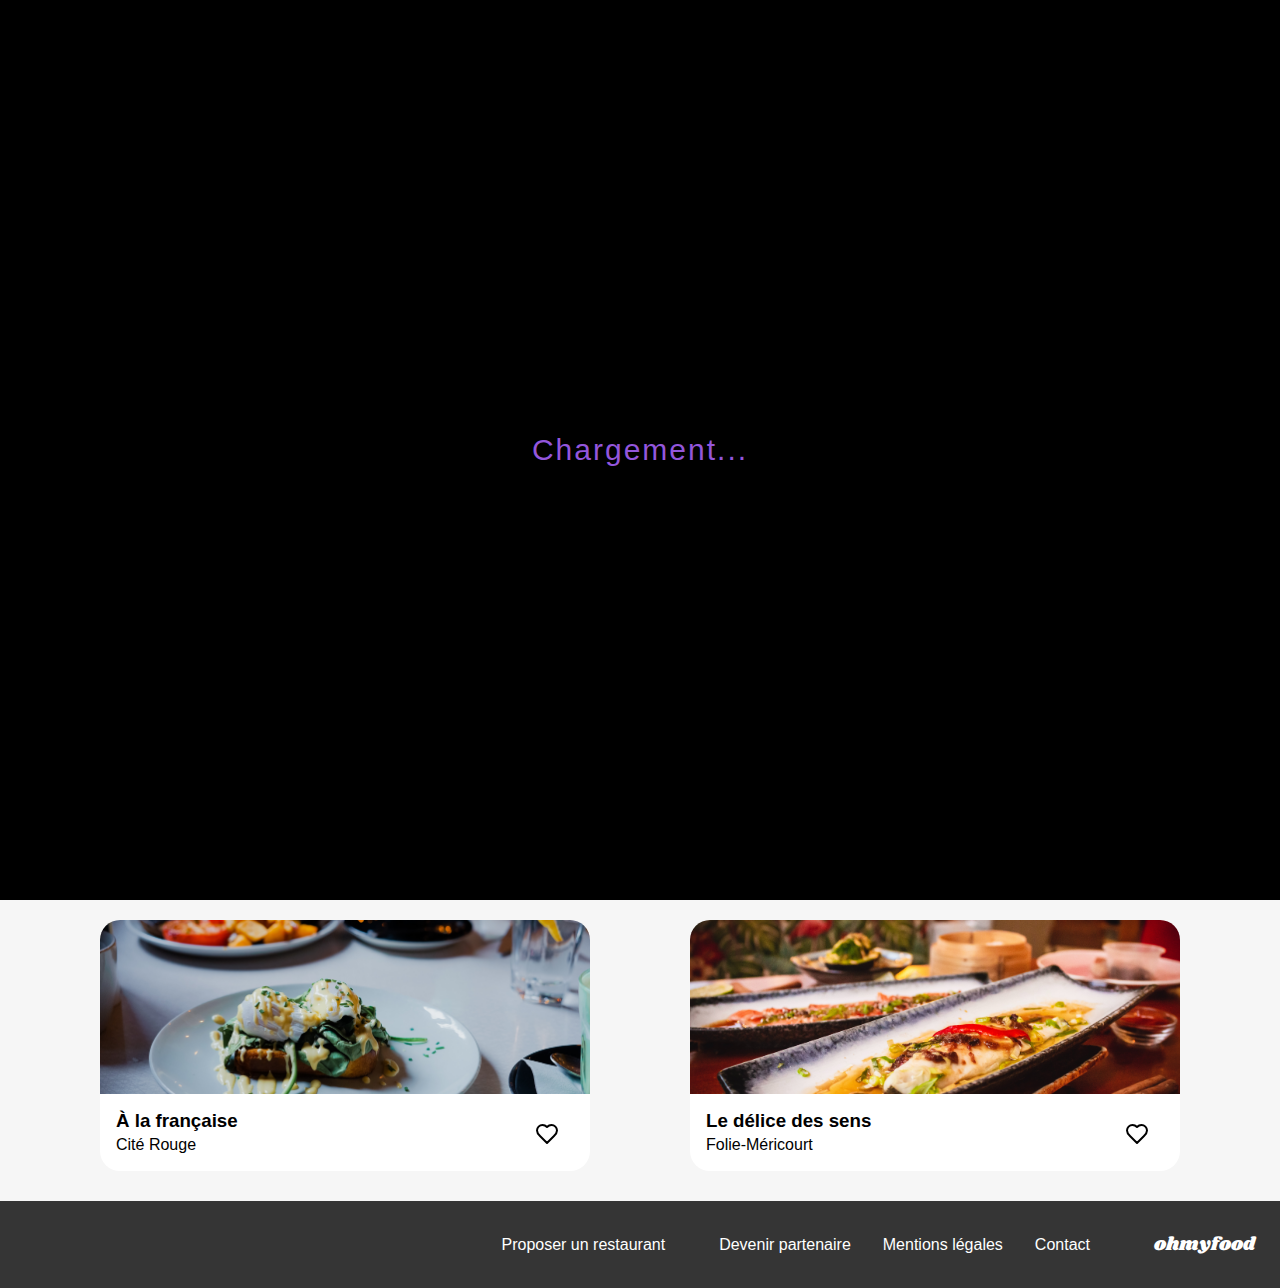
<file: index.html>
<!DOCTYPE html>
<html lang="fr">
    <head>
        <meta charset="UTF-8" />
        <meta name="viewport" content="width=device-width, initial-scale=1.0" />

        <link rel="preconnect" href="https://fonts.googleapis.com" />
        <link rel="preconnect" href="https://fonts.gstatic.com" crossorigin />
        <link href="https://fonts.googleapis.com/css2?family=Shrikhand&display=swap" rel="stylesheet" />
        <link
            rel="stylesheet"
            href="https://cdnjs.cloudflare.com/ajax/libs/font-awesome/6.2.1/css/all.min.css"
            integrity="sha512-MV7K8+y+gLIBoVD59lQIYicR65iaqukzvf/nwasF0nqhPay5w/9lJmVM2hMDcnK1OnMGCdVK+iQrJ7lzPJQd1w=="
            crossorigin="anonymous"
            referrerpolicy="no-referrer"
        />
        <title>Oh My Food</title>
        <link rel="stylesheet" href="./css-sass/style.css" />
    </head>
    <body>
        <!-- LOADER -->
        <div class="loader">
            <p>Chargement...</p>
        </div>

        <!-- HEADER -->
        <header>
            <h1 class="police-resto-title">ohmyfood</h1>
        </header>

        <main>
            <!-- LOCALISATION -->
            <section class="localisation">
                <div class="loc-lieu">
                    <i class="fa-solid fa-location-dot"></i>
                    <p>Paris, Belleville</p>
                </div>
                <div class="loc-texte">
                    <h2>Réservez le menu qui vous convient</h2>
                    <p>Découvrez des restaurants d'exception, sélectionnés par nos soins.</p>
                </div>
                    <a class="btn" href="#restaurant">Explorer nos restaurants</a>
            </section>

            <!-- FONCTIONNEMENT -->
            <section class="fonctionnement">
                <h2>Fonctionnement</h2>
                <div class="fonctionnement-block">
                    <article class="block">
                        <p>1</p>
                        <div class="block-content">
                            <i class="fa-solid fa-mobile-screen-button"></i>
                            <h5>Choisissez un restaurant</h5>
                        </div>
                    </article>
                    <article class="block">
                        <p>2</p>
                        <div class="block-content">
                            <i class="fa-solid fa-list-ul"></i>
                            <h5>Composez votre menu</h5>
                        </div>
                    </article>
                    <article class="block">
                        <p>3</p>
                        <div class="block-content">
                            <i class="fa-solid fa-store"></i>
                            <h5>Dégustez au restaurant</h5>
                        </div>
                    </article>
                </div>
            </section>

            <!-- RESTAURANTS -->
            <section class="restaurants" id="restaurant">
                <h2 class="restaurants-title">Restaurants</h2>
                <div class="restaurants-card">
                    <article class="card">
                        <a class="lien" href="./menu/la-palette-du-gout.html"></a>
                        <p class="nouveau">Nouveau</p>
                        <img src="images/restaurants/jay-wennington-N_Y88TWmGwA-unsplash.jpg" alt="palette du goût" />
                        <div class="card-content">
                            <div class="card-texte">
                                <h3>La palette du goût</h3>
                                <p>Ménilmontant</p>
                            </div>
                            <input type="checkbox" id="svgCheckbox1" class="hidden-checkbox" />
                            <label for="svgCheckbox1">
                                <svg
                                    xmlns="http://www.w3.org/2000/svg"
                                    width="24"
                                    height="24"
                                    viewBox="0 0 24 24"
                                    fill="none"
                                    stroke="currentColor"
                                    stroke-width="2"
                                    stroke-linecap="round"
                                    stroke-linejoin="round"
                                    class="lucide-heart coeur0"
                                >
                                    <path
                                        d="M19 14c1.49-1.46 3-3.21 3-5.5A5.5 5.5 0 0 0 16.5 3c-1.76 0-3 .5-4.5 2-1.5-1.5-2.74-2-4.5-2A5.5 5.5 0 0 0 2 8.5c0 2.3 1.5 4.05 3 5.5l7 7Z"
                                    />
                                    <defs>
                                        <linearGradient id="gradient1" x1="0%" y1="0%" x2="100%" y2="100%">
                                            <stop offset="0%" class="stop1" />
                                            <stop offset="100%" class="stop2" />
                                        </linearGradient>
                                    </defs>
                                </svg>
                                <svg
                                    xmlns="http://www.w3.org/2000/svg"
                                    width="24"
                                    height="24"
                                    viewBox="0 0 24 24"
                                    fill="none"
                                    stroke="currentColor"
                                    stroke-width="2"
                                    stroke-linecap="round"
                                    stroke-linejoin="round"
                                    class=" lucide-heart coeur1"
                                >
                                    <path
                                        d="M19 14c1.49-1.46 3-3.21 3-5.5A5.5 5.5 0 0 0 16.5 3c-1.76 0-3 .5-4.5 2-1.5-1.5-2.74-2-4.5-2A5.5 5.5 0 0 0 2 8.5c0 2.3 1.5 4.05 3 5.5l7 7Z"
                                    />
                                </svg>
                            </label>
                        </div>
                    </article>
                    <article class="card">
                        <a class="lien" href="./menu/note-echantee.html"></a>
                        <p class="nouveau">Nouveau</p>
                        <img src="images/restaurants/stil-u2Lp8tXIcjw-unsplash.jpg" alt="palette du goût" />
                        <div class="card-content">
                            <div class="card-texte">
                                <h3>La note enchantée</h3>
                                <p>Charonne</p>
                            </div>
                            <input type="checkbox" id="svgCheckbox2" class="hidden-checkbox" />
                            <label for="svgCheckbox2">
                                <svg
                                    xmlns="http://www.w3.org/2000/svg"
                                    width="24"
                                    height="24"
                                    viewBox="0 0 24 24"
                                    fill="none"
                                    stroke="currentColor"
                                    stroke-width="2"
                                    stroke-linecap="round"
                                    stroke-linejoin="round"
                                    class="lucide-heart coeur0"
                                >
                                    <path
                                        d="M19 14c1.49-1.46 3-3.21 3-5.5A5.5 5.5 0 0 0 16.5 3c-1.76 0-3 .5-4.5 2-1.5-1.5-2.74-2-4.5-2A5.5 5.5 0 0 0 2 8.5c0 2.3 1.5 4.05 3 5.5l7 7Z"
                                    />
                                    <defs>
                                        <linearGradient id="gradient2" x1="0%" y1="0%" x2="100%" y2="100%">
                                            <stop offset="0%" class="stop1" />
                                            <stop offset="100%" class="stop2" />
                                        </linearGradient>
                                    </defs>
                                </svg>
                                <svg
                                    xmlns="http://www.w3.org/2000/svg"
                                    width="24"
                                    height="24"
                                    viewBox="0 0 24 24"
                                    fill="none"
                                    stroke="currentColor"
                                    stroke-width="2"
                                    stroke-linecap="round"
                                    stroke-linejoin="round"
                                    class="lucide-heart coeur1"
                                >
                                    <path
                                        d="M19 14c1.49-1.46 3-3.21 3-5.5A5.5 5.5 0 0 0 16.5 3c-1.76 0-3 .5-4.5 2-1.5-1.5-2.74-2-4.5-2A5.5 5.5 0 0 0 2 8.5c0 2.3 1.5 4.05 3 5.5l7 7Z"
                                    />
                                </svg>
                            </label>
                        </div>
                    </article>
                    <article class="card">
                        <a class="lien" href="./menu/a-la-francaise.html"></a>
                        <img src="images/restaurants/toa-heftiba-DQKerTsQwi0-unsplash.jpg" alt="palette du goût" />
                        <div class="card-content">
                            <div class="card-texte">
                                <h3>À la française</h3>
                                <p>Cité Rouge</p>
                            </div>
                            <input type="checkbox" id="svgCheckbox3" class="hidden-checkbox" />
                            <label for="svgCheckbox3">
                                <svg
                                    xmlns="http://www.w3.org/2000/svg"
                                    width="24"
                                    height="24"
                                    viewBox="0 0 24 24"
                                    fill="none"
                                    stroke="currentColor"
                                    stroke-width="2"
                                    stroke-linecap="round"
                                    stroke-linejoin="round"
                                    class="lucide-heart coeur0"
                                >
                                    <path
                                        d="M19 14c1.49-1.46 3-3.21 3-5.5A5.5 5.5 0 0 0 16.5 3c-1.76 0-3 .5-4.5 2-1.5-1.5-2.74-2-4.5-2A5.5 5.5 0 0 0 2 8.5c0 2.3 1.5 4.05 3 5.5l7 7Z"
                                    />
                                    <defs>
                                        <linearGradient id="gradient3" x1="0%" y1="0%" x2="100%" y2="100%">
                                            <stop offset="0%" class="stop1" />
                                            <stop offset="100%" class="stop2" />
                                        </linearGradient>
                                    </defs>
                                </svg>
                                <svg
                                    xmlns="http://www.w3.org/2000/svg"
                                    width="24"
                                    height="24"
                                    viewBox="0 0 24 24"
                                    fill="none"
                                    stroke="currentColor"
                                    stroke-width="2"
                                    stroke-linecap="round"
                                    stroke-linejoin="round"
                                    class="lucide-heart coeur1"
                                >
                                    <path
                                        d="M19 14c1.49-1.46 3-3.21 3-5.5A5.5 5.5 0 0 0 16.5 3c-1.76 0-3 .5-4.5 2-1.5-1.5-2.74-2-4.5-2A5.5 5.5 0 0 0 2 8.5c0 2.3 1.5 4.05 3 5.5l7 7Z"
                                    />
                                </svg>
                            </label>
                        </div>
                    </article>
                    <article class="card">
                        <a class="lien" href="./menu/delice-des-sens.html"></a>
                        <img src="images/restaurants/louis-hansel-shotsoflouis-qNBGVyOCY8Q-unsplash.jpg" alt="palette du goût" />
                        <div class="card-content">
                            <div class="card-texte">
                                <h3>Le délice des sens</h3>
                                <p>Folie-Méricourt</p>
                            </div>
                            <input type="checkbox" id="svgCheckbox4" class="hidden-checkbox" />
                            <label for="svgCheckbox4">
                                <svg
                                    xmlns="http://www.w3.org/2000/svg"
                                    width="24"
                                    height="24"
                                    viewBox="0 0 24 24"
                                    fill="none"
                                    stroke="currentColor"
                                    stroke-width="2"
                                    stroke-linecap="round"
                                    stroke-linejoin="round"
                                    class="lucide-heart coeur0"
                                >
                                    <path
                                        d="M19 14c1.49-1.46 3-3.21 3-5.5A5.5 5.5 0 0 0 16.5 3c-1.76 0-3 .5-4.5 2-1.5-1.5-2.74-2-4.5-2A5.5 5.5 0 0 0 2 8.5c0 2.3 1.5 4.05 3 5.5l7 7Z"
                                    />
                                    <defs>
                                        <linearGradient id="gradient" x1="0%" y1="0%" x2="100%" y2="100%">
                                            <stop offset="0%" class="stop1" />
                                            <stop offset="100%" class="stop2" />
                                        </linearGradient>
                                    </defs>
                                </svg>
                                <svg
                                    xmlns="http://www.w3.org/2000/svg"
                                    width="24"
                                    height="24"
                                    viewBox="0 0 24 24"
                                    fill="none"
                                    stroke="currentColor"
                                    stroke-width="2"
                                    stroke-linecap="round"
                                    stroke-linejoin="round"
                                    class="lucide-heart coeur1"
                                >
                                    <path
                                        d="M19 14c1.49-1.46 3-3.21 3-5.5A5.5 5.5 0 0 0 16.5 3c-1.76 0-3 .5-4.5 2-1.5-1.5-2.74-2-4.5-2A5.5 5.5 0 0 0 2 8.5c0 2.3 1.5 4.05 3 5.5l7 7Z"
                                    />
                                </svg>
                            </label>
                        </div>
                    </article>
                </div>
            </section>
        </main>

        <!-- FOOTER -->
        <footer>
            <h3 class="police-resto-title">ohmyfood</h3>
            <div class="footer-link">
                <div class="footer-list">
                    <i class="fa-solid fa-utensils"></i>
                    <a href="#">Proposer un restaurant</a>
                </div>
                <div class="footer-list">
                    <i class="fa-solid fa-handshake-angle"></i>
                    <a href="#">Devenir partenaire</a>
                </div>
                <div class="footer-list">
                    <a href="#">Mentions légales</a>
                </div>
                <div class="footer-list">
                    <a href="mailto:contact@ohmyfood.com">Contact</a>
                </div>
            </div>
        </footer>
    </body>
</html>
</file>
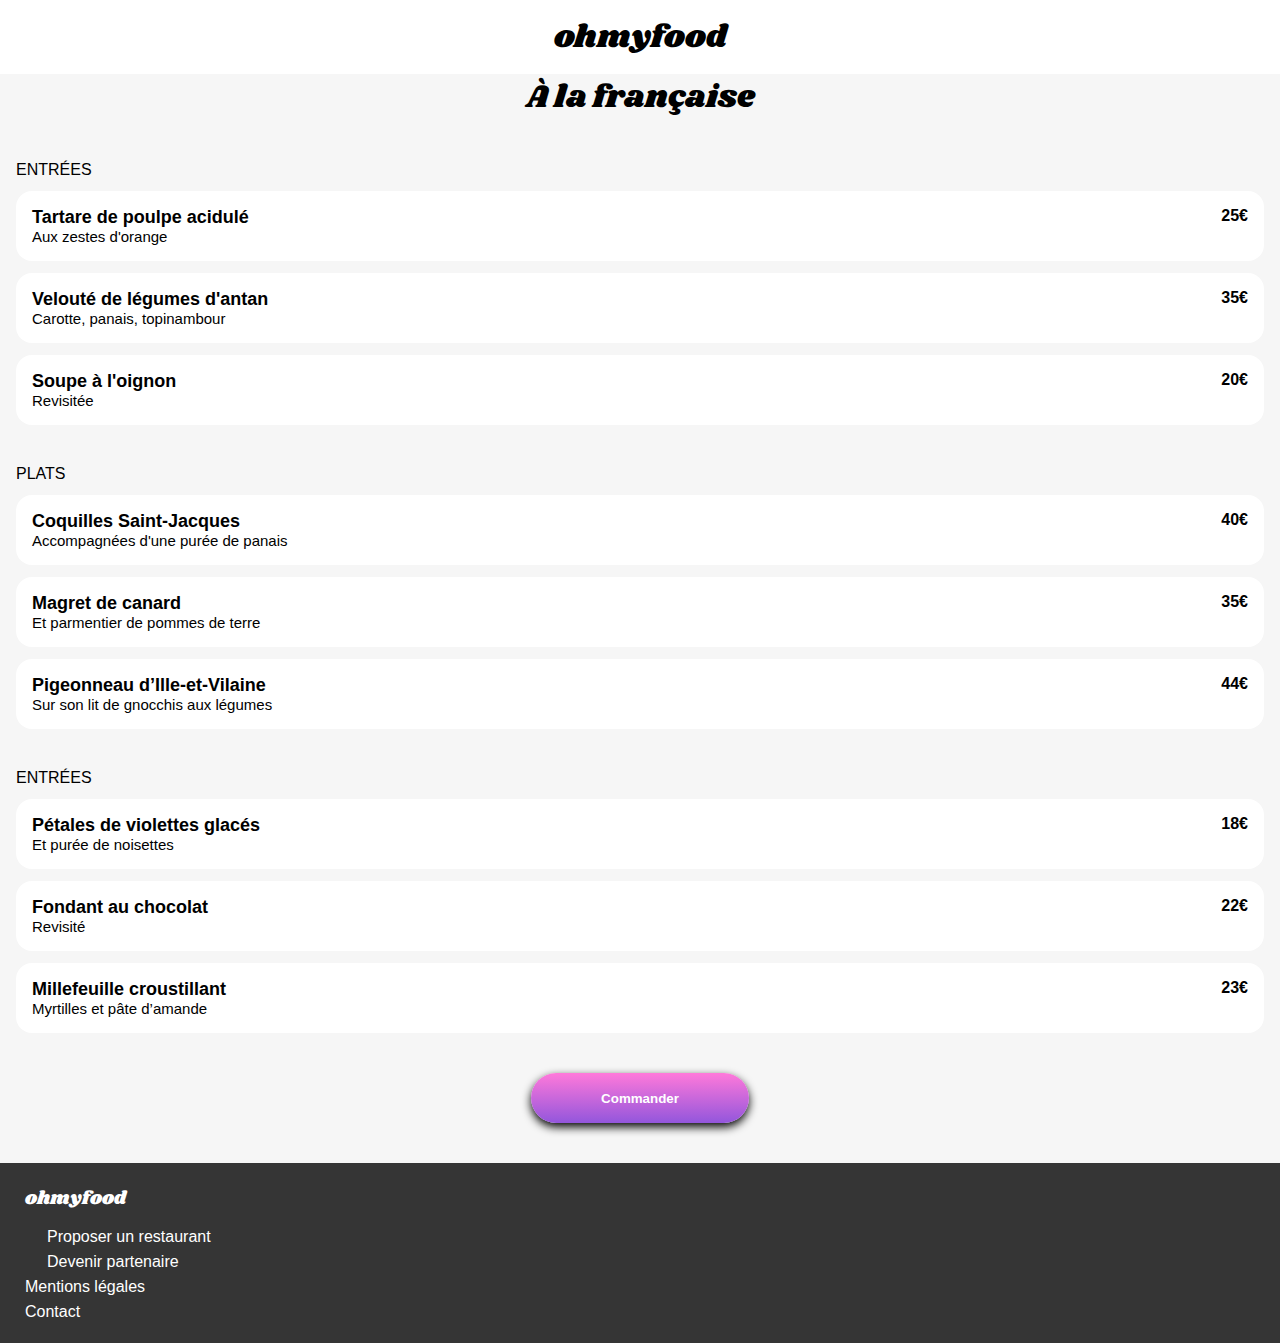
<file: menu/a la française.html>
<!DOCTYPE html>
<html lang="fr">
<head>
    <meta charset="UTF-8">
    <meta name="viewport" content="width=device-width, initial-scale=1.0">
    <link rel="preconnect" href="https://fonts.googleapis.com">
    <link rel="preconnect" href="https://fonts.gstatic.com" crossorigin>
    <link href="https://fonts.googleapis.com/css2?family=Shrikhand&display=swap" rel="stylesheet">
    <link
            rel="stylesheet"
            href="https://cdnjs.cloudflare.com/ajax/libs/font-awesome/6.2.1/css/all.min.css"
            integrity="sha512-MV7K8+y+gLIBoVD59lQIYicR65iaqukzvf/nwasF0nqhPay5w/9lJmVM2hMDcnK1OnMGCdVK+iQrJ7lzPJQd1w=="
            crossorigin="anonymous"
            referrerpolicy="no-referrer"
        />
    <title>Menu - À la française</title>
    <link rel="stylesheet" href="../css/style.css">
    <link rel="stylesheet" href="../css/stylemenu.css">
</head>
<body>

    <!-- HEADER -->
    <header>
        <a href="../index.html"><i class="fa-solid fa-arrow-left"></i></a>
        <h1 class="police-resto-title">ohmyfood</h1>
    </header>
    
    <main>

        <!-- MENU  -->
        <section class="menu">
            <h1 class="police-resto-title">À la française</h1>
            <article>
                <p>ENTRÉES</p>
                <div class="menu-card">
                    <div class="menu-text">
                        <h3>Tartare de poulpe acidulé</h3>
                        <p>Aux zestes d'orange</p>
                    </div>
                    <div class="menu-prix"><h4>25€</h4></div>
                </div>
                <div class="menu-card">
                    <div class="menu-text">
                        <h3>Velouté de légumes d'antan</h3>
                        <p>Carotte, panais, topinambour</p>
                    </div>
                    <div class="menu-prix"><h4>35€</h4></div>
                </div>
                <div class="menu-card">
                    <div class="menu-text">
                        <h3>Soupe à l'oignon</h3>
                        <p>Revisitée</p>
                    </div>
                    <div class="menu-prix"><h4>20€</h4></div>
                </div>
            </article>
            <article>
                <p>PLATS</p>
                <div class="menu-card">
                    <div class="menu-text">
                        <h3>Coquilles Saint-Jacques</h3>
                        <p>Accompagnées d'une purée de panais</p>
                    </div>
                    <div class="menu-prix"><h4>40€</h4></div>
                </div>
                <div class="menu-card">
                    <div class="menu-text">
                        <h3>Magret de canard</h3>
                        <p>Et parmentier de pommes de terre</p>
                    </div>
                    <div class="menu-prix"><h4>35€</h4></div>
                </div>
                <div class="menu-card">
                    <div class="menu-text">
                        <h3>Pigeonneau d’Ille-et-Vilaine</h3>
                        <p>Sur son lit de gnocchis aux légumes</p>
                    </div>
                    <div class="menu-prix"><h4>44€</h4></div>
                </div>
            </article>
            <article>
                <p>ENTRÉES</p>
                <div class="menu-card">
                    <div class="menu-text">
                        <h3>Pétales de violettes glacés</h3>
                        <p>Et purée de noisettes</p>
                    </div>
                    <div class="menu-prix"><h4>18€</h4></div>
                </div>
                <div class="menu-card">
                    <div class="menu-text">
                        <h3>Fondant au chocolat</h3>
                        <p>Revisité</p>
                    </div>
                    <div class="menu-prix"><h4>22€</h4></div>
                </div>
                <div class="menu-card">
                    <div class="menu-text">
                        <h3>Millefeuille croustillant</h3>
                        <p>Myrtilles et pâte d’amande</p>
                    </div>
                    <div class="menu-prix"><h4>23€</h4></div>
                </div>
            </article>
            <div>
                <button class="btn"><h4>Commander</h4></button>
            </div>
        </section>

        


    </main>

    <!-- FOOTER -->
    <footer>
        <h3 class="police-resto-title">ohmyfood</h3>
        <div class="footer-link">
            <div class="footer-list">
                <i class="fa-solid fa-utensils"></i> 
                <a href="#">Proposer un restaurant</a>
            </div>
            <div class="footer-list">
                <i class="fa-solid fa-handshake-angle"></i> 
                <a href="#">Devenir partenaire</a>
            </div>
            <div class="footer-list">
                <a href="#">Mentions légales</a>
            </div>
            <div class="footer-list">
                <a href="#">Contact</a>
            </div>
        </div>
    </footer>
</body>
</html>
</file>
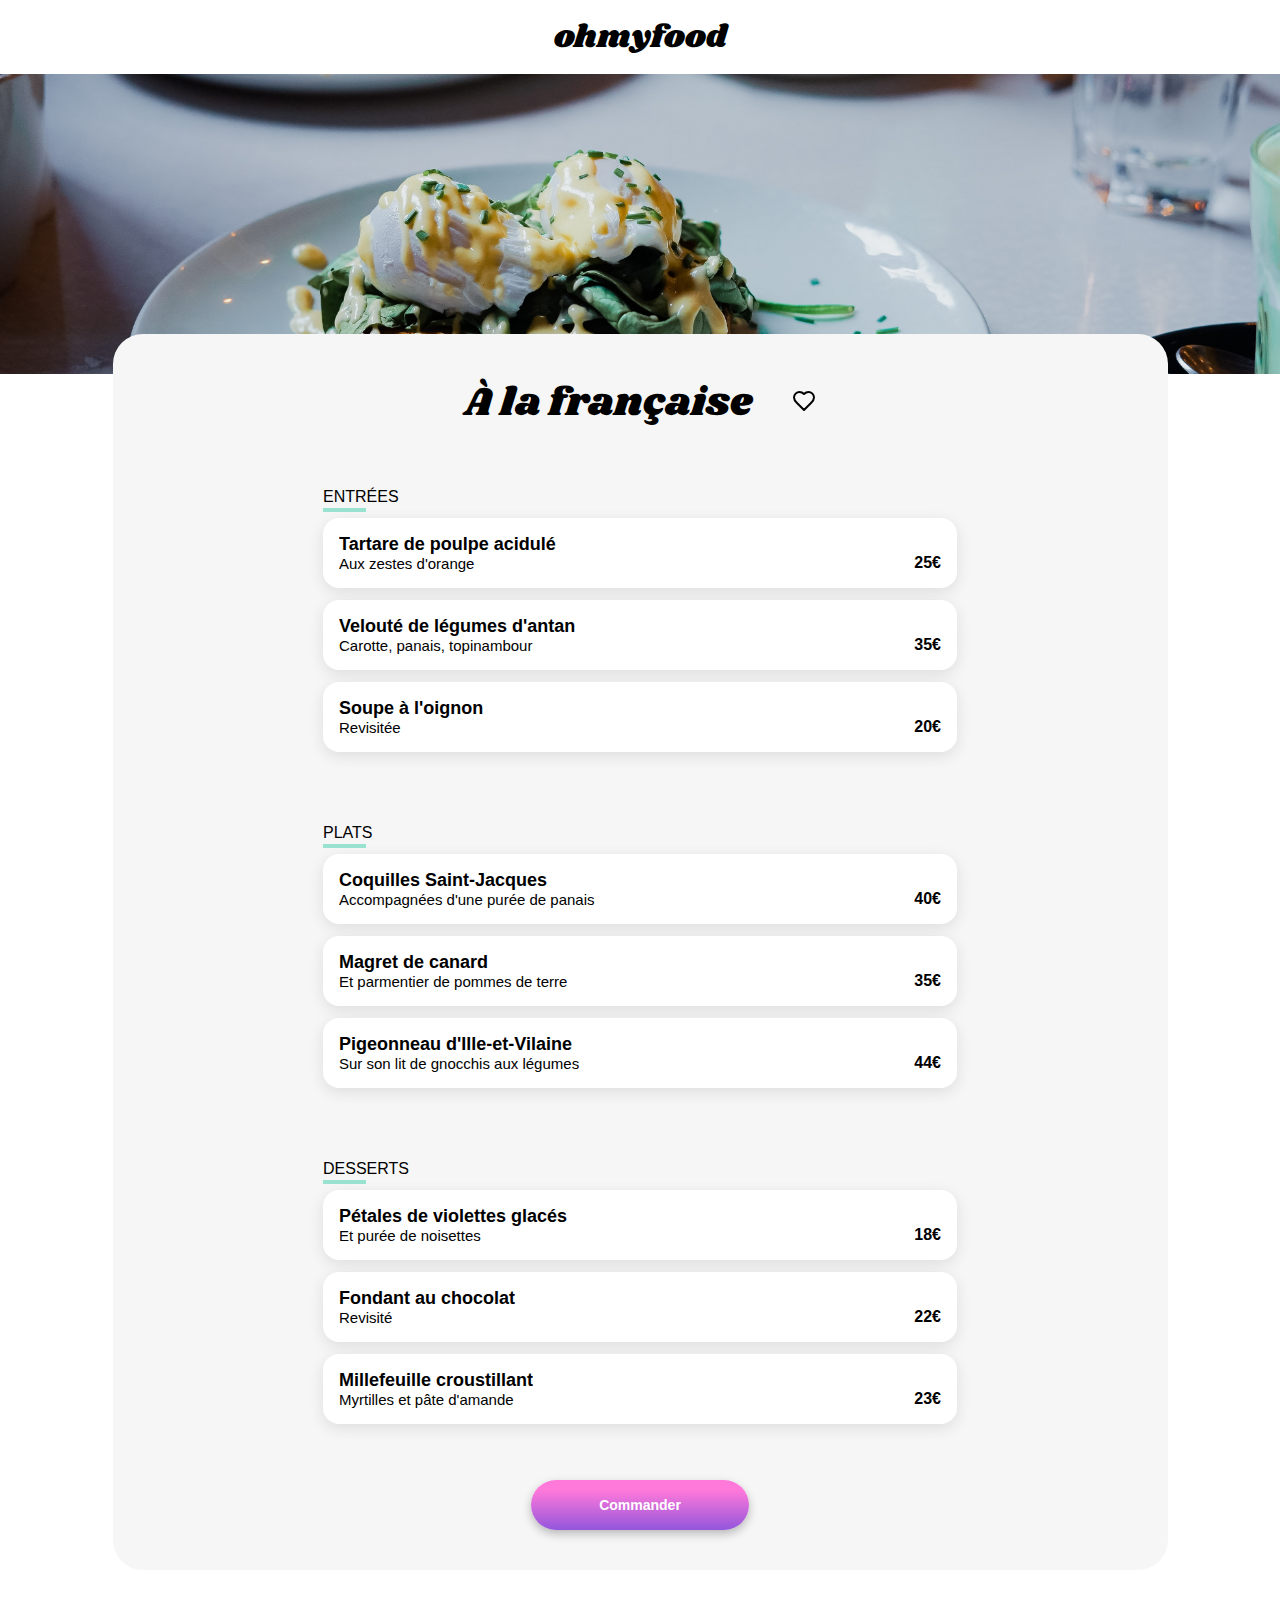
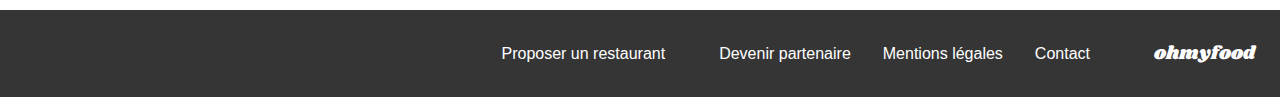
<file: menu/a-la-francaise.html>
<!DOCTYPE html>
<html lang="fr">
    <head>
        <meta charset="UTF-8" />
        <meta name="viewport" content="width=device-width, initial-scale=1.0" />
        <link rel="preconnect" href="https://fonts.googleapis.com" />
        <link rel="preconnect" href="https://fonts.gstatic.com" crossorigin />
        <link href="https://fonts.googleapis.com/css2?family=Shrikhand&display=swap" rel="stylesheet" />
        <link
            rel="stylesheet"
            href="https://cdnjs.cloudflare.com/ajax/libs/font-awesome/6.2.1/css/all.min.css"
            integrity="sha512-MV7K8+y+gLIBoVD59lQIYicR65iaqukzvf/nwasF0nqhPay5w/9lJmVM2hMDcnK1OnMGCdVK+iQrJ7lzPJQd1w=="
            crossorigin="anonymous"
            referrerpolicy="no-referrer"
        />
        <title>Menu - À la française</title>
        <link rel="stylesheet" href="../css-sass/style.css" />
        <link rel="stylesheet" href="../css-sass/stylemenu.css" />
    </head>
    <body>
        <!-- HEADER -->
        <header>
            <a href="../index.html"><i class="fa-solid fa-arrow-left"></i></a>
            <h1 class="police-resto-title">ohmyfood</h1>
        </header>

        <main>
            <!-- MENU  -->
            <section class="menu">
                <img src="../images/restaurants/toa-heftiba-DQKerTsQwi0-unsplash.jpg" alt="photo menu" />
                <div class="menu-list">
                    <div class="menu-titre">
                        <h1 class="police-resto-title">À la française</h1>
                        <input type="checkbox" id="svgCheckbox" class="hidden-checkbox" />
                        <label for="svgCheckbox">
                            <svg
                                xmlns="http://www.w3.org/2000/svg"
                                width="24"
                                height="24"
                                viewBox="0 0 24 24"
                                fill="none"
                                stroke="currentColor"
                                stroke-width="2"
                                stroke-linecap="round"
                                stroke-linejoin="round"
                                class="lucide lucide-heart"
                            >
                                <path
                                    d="M19 14c1.49-1.46 3-3.21 3-5.5A5.5 5.5 0 0 0 16.5 3c-1.76 0-3 .5-4.5 2-1.5-1.5-2.74-2-4.5-2A5.5 5.5 0 0 0 2 8.5c0 2.3 1.5 4.05 3 5.5l7 7Z"
                                />
                                <defs>
                                    <linearGradient id="gradient" x1="0%" y1="0%" x2="100%" y2="100%">
                                        <stop offset="0%" id="stop1" />
                                        <stop offset="100%" id="stop2" />
                                    </linearGradient>
                                </defs>
                            </svg>
                        </label>
                    </div>
                    <article>
                        <h2>Entrées</h2>
                        <div class="menu-card">
                            <div class="menu-text">
                                <h3>Tartare de poulpe acidulé</h3>
                                <p>Aux zestes d'orange</p>
                            </div>
                            <div class="menu-prix"><h4>25€</h4></div>
                            <div class="menu-check">
                                <svg
                                    xmlns="http://www.w3.org/2000/svg"
                                    width="35"
                                    height="35"
                                    viewBox="0 0 24 24"
                                    fill="none"
                                    stroke="currentColor"
                                    stroke-width="2"
                                    stroke-linecap="round"
                                    stroke-linejoin="round"
                                    class="lucide lucide-circle-check"
                                >
                                    <circle cx="12" cy="12" r="10" />
                                    <path d="m9 12 2 2 4-4" />
                                </svg>
                            </div>
                        </div>
                        <div class="menu-card">
                            <div class="menu-text">
                                <h3>Velouté de légumes d'antan</h3>
                                <p>Carotte, panais, topinambour</p>
                            </div>
                            <div class="menu-prix"><h4>35€</h4></div>
                            <div class="menu-check">
                                <svg
                                    xmlns="http://www.w3.org/2000/svg"
                                    width="35"
                                    height="35"
                                    viewBox="0 0 24 24"
                                    fill="none"
                                    stroke="currentColor"
                                    stroke-width="2"
                                    stroke-linecap="round"
                                    stroke-linejoin="round"
                                    class="lucide lucide-circle-check"
                                >
                                    <circle cx="12" cy="12" r="10" />
                                    <path d="m9 12 2 2 4-4" />
                                </svg>
                            </div>
                        </div>
                        <div class="menu-card">
                            <div class="menu-text">
                                <h3>Soupe à l'oignon</h3>
                                <p>Revisitée</p>
                            </div>
                            <div class="menu-prix"><h4>20€</h4></div>
                            <div class="menu-check">
                                <svg
                                    xmlns="http://www.w3.org/2000/svg"
                                    width="35"
                                    height="35"
                                    viewBox="0 0 24 24"
                                    fill="none"
                                    stroke="currentColor"
                                    stroke-width="2"
                                    stroke-linecap="round"
                                    stroke-linejoin="round"
                                    class="lucide lucide-circle-check"
                                >
                                    <circle cx="12" cy="12" r="10" />
                                    <path d="m9 12 2 2 4-4" />
                                </svg>
                            </div>
                        </div>
                    </article>
                    <article>
                        <h2>Plats</h2>
                        <div class="menu-card">
                            <div class="menu-text">
                                <h3>Coquilles Saint-Jacques</h3>
                                <p>Accompagnées d'une purée de panais</p>
                            </div>
                            <div class="menu-prix"><h4>40€</h4></div>
                            <div class="menu-check">
                                <svg
                                    xmlns="http://www.w3.org/2000/svg"
                                    width="35"
                                    height="35"
                                    viewBox="0 0 24 24"
                                    fill="none"
                                    stroke="currentColor"
                                    stroke-width="2"
                                    stroke-linecap="round"
                                    stroke-linejoin="round"
                                    class="lucide lucide-circle-check"
                                >
                                    <circle cx="12" cy="12" r="10" />
                                    <path d="m9 12 2 2 4-4" />
                                </svg>
                            </div>
                        </div>
                        <div class="menu-card">
                            <div class="menu-text">
                                <h3>Magret de canard</h3>
                                <p>Et parmentier de pommes de terre</p>
                            </div>
                            <div class="menu-prix"><h4>35€</h4></div>
                            <div class="menu-check">
                                <svg
                                    xmlns="http://www.w3.org/2000/svg"
                                    width="35"
                                    height="35"
                                    viewBox="0 0 24 24"
                                    fill="none"
                                    stroke="currentColor"
                                    stroke-width="2"
                                    stroke-linecap="round"
                                    stroke-linejoin="round"
                                    class="lucide lucide-circle-check"
                                >
                                    <circle cx="12" cy="12" r="10" />
                                    <path d="m9 12 2 2 4-4" />
                                </svg>
                            </div>
                        </div>
                        <div class="menu-card">
                            <div class="menu-text">
                                <h3>Pigeonneau d'Ille-et-Vilaine</h3>
                                <p>Sur son lit de gnocchis aux légumes</p>
                            </div>
                            <div class="menu-prix"><h4>44€</h4></div>
                            <div class="menu-check">
                                <svg
                                    xmlns="http://www.w3.org/2000/svg"
                                    width="35"
                                    height="35"
                                    viewBox="0 0 24 24"
                                    fill="none"
                                    stroke="currentColor"
                                    stroke-width="2"
                                    stroke-linecap="round"
                                    stroke-linejoin="round"
                                    class="lucide lucide-circle-check"
                                >
                                    <circle cx="12" cy="12" r="10" />
                                    <path d="m9 12 2 2 4-4" />
                                </svg>
                            </div>
                        </div>
                    </article>
                    <article>
                        <h2>Desserts</h2>
                        <div class="menu-card">
                            <div class="menu-text">
                                <h3>Pétales de violettes glacés</h3>
                                <p>Et purée de noisettes</p>
                            </div>
                            <div class="menu-prix"><h4>18€</h4></div>
                            <div class="menu-check">
                                <svg
                                    xmlns="http://www.w3.org/2000/svg"
                                    width="35"
                                    height="35"
                                    viewBox="0 0 24 24"
                                    fill="none"
                                    stroke="currentColor"
                                    stroke-width="2"
                                    stroke-linecap="round"
                                    stroke-linejoin="round"
                                    class="lucide lucide-circle-check"
                                >
                                    <circle cx="12" cy="12" r="10" />
                                    <path d="m9 12 2 2 4-4" />
                                </svg>
                            </div>
                        </div>
                        <div class="menu-card">
                            <div class="menu-text">
                                <h3>Fondant au chocolat</h3>
                                <p>Revisité</p>
                            </div>
                            <div class="menu-prix"><h4>22€</h4></div>
                            <div class="menu-check">
                                <svg
                                    xmlns="http://www.w3.org/2000/svg"
                                    width="35"
                                    height="35"
                                    viewBox="0 0 24 24"
                                    fill="none"
                                    stroke="currentColor"
                                    stroke-width="2"
                                    stroke-linecap="round"
                                    stroke-linejoin="round"
                                    class="lucide lucide-circle-check"
                                >
                                    <circle cx="12" cy="12" r="10" />
                                    <path d="m9 12 2 2 4-4" />
                                </svg>
                            </div>
                        </div>
                        <div class="menu-card">
                            <div class="menu-text">
                                <h3>Millefeuille croustillant</h3>
                                <p>Myrtilles et pâte d'amande</p>
                            </div>
                            <div class="menu-prix"><h4>23€</h4></div>
                            <div class="menu-check">
                                <svg
                                    xmlns="http://www.w3.org/2000/svg"
                                    width="35"
                                    height="35"
                                    viewBox="0 0 24 24"
                                    fill="none"
                                    stroke="currentColor"
                                    stroke-width="2"
                                    stroke-linecap="round"
                                    stroke-linejoin="round"
                                    class="lucide lucide-circle-check"
                                >
                                    <circle cx="12" cy="12" r="10" />
                                    <path d="m9 12 2 2 4-4" />
                                </svg>
                            </div>
                        </div>
                    </article>
                    <div>
                        <button class="btn"><h4>Commander</h4></button>
                    </div>
                </div>
            </section>
        </main>

        <!-- FOOTER -->
        <footer>
            <h3 class="police-resto-title">ohmyfood</h3>
            <div class="footer-link">
                <div class="footer-list">
                    <i class="fa-solid fa-utensils"></i>
                    <a href="#">Proposer un restaurant</a>
                </div>
                <div class="footer-list">
                    <i class="fa-solid fa-handshake-angle"></i>
                    <a href="#">Devenir partenaire</a>
                </div>
                <div class="footer-list">
                    <a href="#">Mentions légales</a>
                </div>
                <div class="footer-list">
                    <a href="mailto:contact@ohmyfood.com">Contact</a>
                </div>
            </div>
        </footer>
    </body>
</html>
</file>
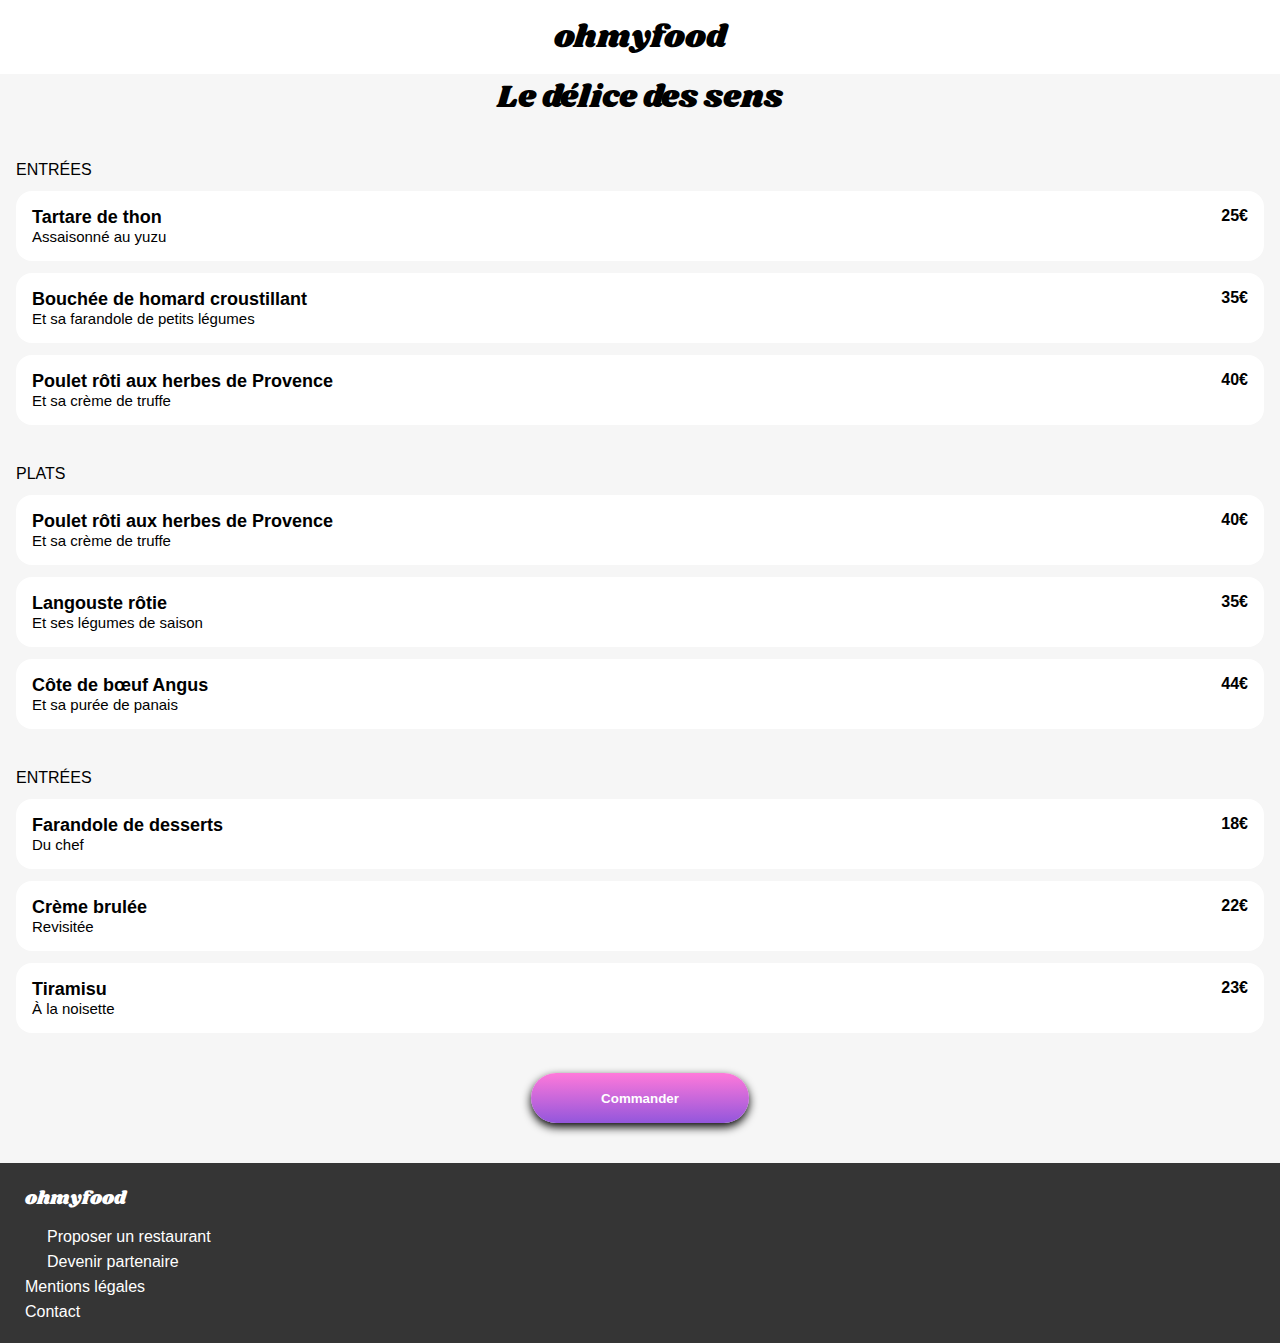
<file: menu/delice des sens.html>
<!DOCTYPE html>
<html lang="fr">
<head>
    <meta charset="UTF-8">
    <meta name="viewport" content="width=device-width, initial-scale=1.0">
    <link rel="preconnect" href="https://fonts.googleapis.com">
    <link rel="preconnect" href="https://fonts.gstatic.com" crossorigin>
    <link href="https://fonts.googleapis.com/css2?family=Shrikhand&display=swap" rel="stylesheet">
    <link
            rel="stylesheet"
            href="https://cdnjs.cloudflare.com/ajax/libs/font-awesome/6.2.1/css/all.min.css"
            integrity="sha512-MV7K8+y+gLIBoVD59lQIYicR65iaqukzvf/nwasF0nqhPay5w/9lJmVM2hMDcnK1OnMGCdVK+iQrJ7lzPJQd1w=="
            crossorigin="anonymous"
            referrerpolicy="no-referrer"
        />
    <title>Menu - Le délice des sens</title>
    <link rel="stylesheet" href="../css/style.css">
    <link rel="stylesheet" href="../css/stylemenu.css">
</head>
<body>

    <!-- HEADER -->
    <header>
        <a href="../index.html"><i class="fa-solid fa-arrow-left"></i></a>
        <h1 class="police-resto-title">ohmyfood</h1>
    </header>
    
    <main>

        <!-- MENU  -->
        <section class="menu">
            <h1 class="police-resto-title">Le délice des sens</h1>
            <article>
                <p>ENTRÉES</p>
                <div class="menu-card">
                    <div class="menu-text">
                        <h3>Tartare de thon</h3>
                        <p>Assaisonné au yuzu</p>
                    </div>
                    <div class="menu-prix"><h4>25€</h4></div>
                </div>
                <div class="menu-card">
                    <div class="menu-text">
                        <h3>Bouchée de homard croustillant </h3>
                        <p>Et sa farandole de petits légumes</p>
                    </div>
                    <div class="menu-prix"><h4>35€</h4></div>
                </div>
                <div class="menu-card">
                    <div class="menu-text">
                        <h3>Poulet rôti aux herbes de Provence </h3>
                        <p>Et sa crème de truffe</p>
                    </div>
                    <div class="menu-prix"><h4>40€</h4></div>
                </div>
            </article>
            <article>
                <p>PLATS</p>
                <div class="menu-card">
                    <div class="menu-text">
                        <h3>Poulet rôti aux herbes de Provence </h3>
                        <p>Et sa crème de truffe</p>
                    </div>
                    <div class="menu-prix"><h4>40€</h4></div>
                </div>
                <div class="menu-card">
                    <div class="menu-text">
                        <h3>Langouste rôtie</h3>
                        <p>Et ses légumes de saison</p>
                    </div>
                    <div class="menu-prix"><h4>35€</h4></div>
                </div>
                <div class="menu-card">
                    <div class="menu-text">
                        <h3>Côte de bœuf Angus </h3>
                        <p>Et sa purée de panais</p>
                    </div>
                    <div class="menu-prix"><h4>44€</h4></div>
                </div>
            </article>
            <article>
                <p>ENTRÉES</p>
                <div class="menu-card">
                    <div class="menu-text">
                        <h3>Farandole de desserts</h3>
                        <p>Du chef</p>
                    </div>
                    <div class="menu-prix"><h4>18€</h4></div>
                </div>
                <div class="menu-card">
                    <div class="menu-text">
                        <h3>Crème brulée</h3>
                        <p>Revisitée</p>
                    </div>
                    <div class="menu-prix"><h4>22€</h4></div>
                </div>
                <div class="menu-card">
                    <div class="menu-text">
                        <h3>Tiramisu</h3>
                        <p>À la noisette</p>
                    </div>
                    <div class="menu-prix"><h4>23€</h4></div>
                </div>
            </article>
            <div>
                <button class="btn"><h4>Commander</h4></button>
            </div>
        </section>

        


    </main>

    <!-- FOOTER -->
    <footer>
        <h3 class="police-resto-title">ohmyfood</h3>
        <div class="footer-link">
            <div class="footer-list">
                <i class="fa-solid fa-utensils"></i> 
                <a href="#">Proposer un restaurant</a>
            </div>
            <div class="footer-list">
                <i class="fa-solid fa-handshake-angle"></i> 
                <a href="#">Devenir partenaire</a>
            </div>
            <div class="footer-list">
                <a href="#">Mentions légales</a>
            </div>
            <div class="footer-list">
                <a href="#">Contact</a>
            </div>
        </div>
    </footer>
</body>
</html>
</file>
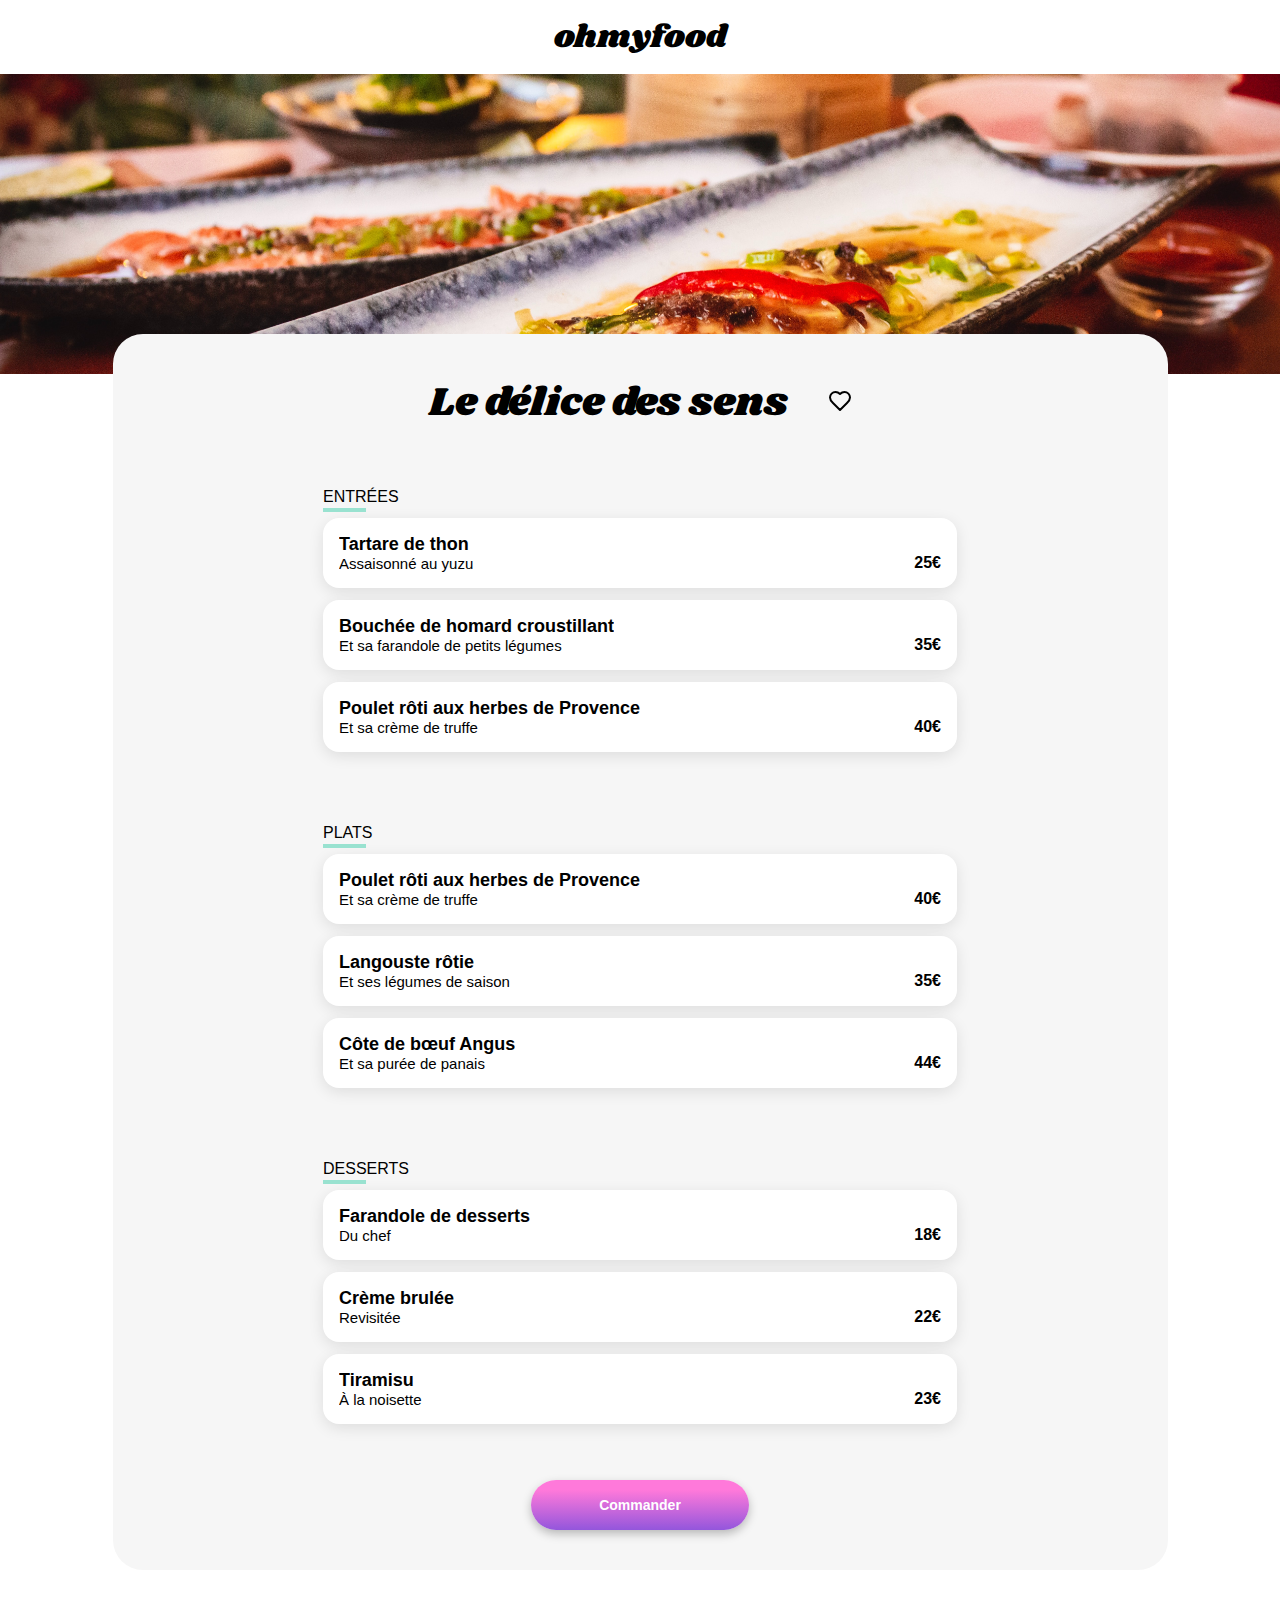
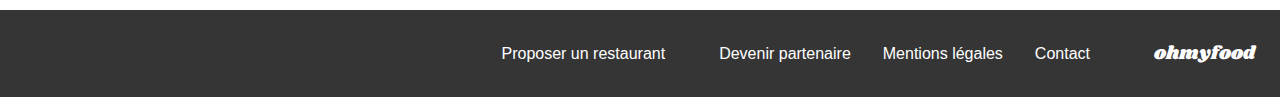
<file: menu/delice-des-sens.html>
<!DOCTYPE html>
<html lang="fr">
    <head>
        <meta charset="UTF-8" />
        <meta name="viewport" content="width=device-width, initial-scale=1.0" />
        <link rel="preconnect" href="https://fonts.googleapis.com" />
        <link rel="preconnect" href="https://fonts.gstatic.com" crossorigin />
        <link href="https://fonts.googleapis.com/css2?family=Shrikhand&display=swap" rel="stylesheet" />
        <link
            rel="stylesheet"
            href="https://cdnjs.cloudflare.com/ajax/libs/font-awesome/6.2.1/css/all.min.css"
            integrity="sha512-MV7K8+y+gLIBoVD59lQIYicR65iaqukzvf/nwasF0nqhPay5w/9lJmVM2hMDcnK1OnMGCdVK+iQrJ7lzPJQd1w=="
            crossorigin="anonymous"
            referrerpolicy="no-referrer"
        />
        <title>Menu - Le délice des sens</title>
        <link rel="stylesheet" href="../css-sass/style.css" />
        <link rel="stylesheet" href="../css-sass/stylemenu.css" />
    </head>
    <body>
        <!-- HEADER -->
        <header>
            <a href="../index.html"><i class="fa-solid fa-arrow-left"></i></a>
            <h1 class="police-resto-title">ohmyfood</h1>
        </header>

        <main>
            <!-- MENU  -->
            <section class="menu">
                <img src="../images/restaurants/louis-hansel-shotsoflouis-qNBGVyOCY8Q-unsplash.jpg" alt="photo menu" />
                <div class="menu-list">
                    <div class="menu-titre">
                        <h1 class="police-resto-title">Le délice des sens</h1>
                        <input type="checkbox" id="svgCheckbox" class="hidden-checkbox" />
                        <label for="svgCheckbox">
                            <svg
                                xmlns="http://www.w3.org/2000/svg"
                                width="24"
                                height="24"
                                viewBox="0 0 24 24"
                                fill="none"
                                stroke="currentColor"
                                stroke-width="2"
                                stroke-linecap="round"
                                stroke-linejoin="round"
                                class="lucide lucide-heart"
                            >
                                <path
                                    d="M19 14c1.49-1.46 3-3.21 3-5.5A5.5 5.5 0 0 0 16.5 3c-1.76 0-3 .5-4.5 2-1.5-1.5-2.74-2-4.5-2A5.5 5.5 0 0 0 2 8.5c0 2.3 1.5 4.05 3 5.5l7 7Z"
                                />
                                <defs>
                                    <linearGradient id="gradient" x1="0%" y1="0%" x2="100%" y2="100%">
                                        <stop offset="0%" id="stop1" />
                                        <stop offset="100%" id="stop2" />
                                    </linearGradient>
                                </defs>
                            </svg>
                        </label>
                    </div>
                    <article>
                        <h2>Entrées</h2>
                        <div class="menu-card">
                            <div class="menu-text">
                                <h3>Tartare de thon</h3>
                                <p>Assaisonné au yuzu</p>
                            </div>
                            <div class="menu-prix"><h4>25€</h4></div>
                            <div class="menu-check">
                                <svg
                                    xmlns="http://www.w3.org/2000/svg"
                                    width="35"
                                    height="35"
                                    viewBox="0 0 24 24"
                                    fill="none"
                                    stroke="currentColor"
                                    stroke-width="2"
                                    stroke-linecap="round"
                                    stroke-linejoin="round"
                                    class="lucide lucide-circle-check"
                                >
                                    <circle cx="12" cy="12" r="10" />
                                    <path d="m9 12 2 2 4-4" />
                                </svg>
                            </div>
                        </div>
                        <div class="menu-card">
                            <div class="menu-text">
                                <h3>Bouchée de homard croustillant</h3>
                                <p>Et sa farandole de petits légumes</p>
                            </div>
                            <div class="menu-prix"><h4>35€</h4></div>
                            <div class="menu-check">
                                <svg
                                    xmlns="http://www.w3.org/2000/svg"
                                    width="35"
                                    height="35"
                                    viewBox="0 0 24 24"
                                    fill="none"
                                    stroke="currentColor"
                                    stroke-width="2"
                                    stroke-linecap="round"
                                    stroke-linejoin="round"
                                    class="lucide lucide-circle-check"
                                >
                                    <circle cx="12" cy="12" r="10" />
                                    <path d="m9 12 2 2 4-4" />
                                </svg>
                            </div>
                        </div>
                        <div class="menu-card">
                            <div class="menu-text">
                                <h3>Poulet rôti aux herbes de Provence</h3>
                                <p>Et sa crème de truffe</p>
                            </div>
                            <div class="menu-prix"><h4>40€</h4></div>
                            <div class="menu-check">
                                <svg
                                    xmlns="http://www.w3.org/2000/svg"
                                    width="35"
                                    height="35"
                                    viewBox="0 0 24 24"
                                    fill="none"
                                    stroke="currentColor"
                                    stroke-width="2"
                                    stroke-linecap="round"
                                    stroke-linejoin="round"
                                    class="lucide lucide-circle-check"
                                >
                                    <circle cx="12" cy="12" r="10" />
                                    <path d="m9 12 2 2 4-4" />
                                </svg>
                            </div>
                        </div>
                    </article>
                    <article>
                        <h2>Plats</h2>
                        <div class="menu-card">
                            <div class="menu-text">
                                <h3>Poulet rôti aux herbes de Provence </h3>
                                <p>Et sa crème de truffe</p>
                            </div>
                            <div class="menu-prix"><h4>40€</h4></div>
                            <div class="menu-check">
                                <svg
                                    xmlns="http://www.w3.org/2000/svg"
                                    width="35"
                                    height="35"
                                    viewBox="0 0 24 24"
                                    fill="none"
                                    stroke="currentColor"
                                    stroke-width="2"
                                    stroke-linecap="round"
                                    stroke-linejoin="round"
                                    class="lucide lucide-circle-check"
                                >
                                    <circle cx="12" cy="12" r="10" />
                                    <path d="m9 12 2 2 4-4" />
                                </svg>
                            </div>
                        </div>
                        <div class="menu-card">
                            <div class="menu-text">
                                <h3>Langouste rôtie</h3>
                                <p>Et ses légumes de saison</p>
                            </div>
                            <div class="menu-prix"><h4>35€</h4></div>
                            <div class="menu-check">
                                <svg
                                    xmlns="http://www.w3.org/2000/svg"
                                    width="35"
                                    height="35"
                                    viewBox="0 0 24 24"
                                    fill="none"
                                    stroke="currentColor"
                                    stroke-width="2"
                                    stroke-linecap="round"
                                    stroke-linejoin="round"
                                    class="lucide lucide-circle-check"
                                >
                                    <circle cx="12" cy="12" r="10" />
                                    <path d="m9 12 2 2 4-4" />
                                </svg>
                            </div>
                        </div>
                        <div class="menu-card">
                            <div class="menu-text">
                                <h3>Côte de bœuf Angus</h3>
                                <p>Et sa purée de panais</p>
                            </div>
                            <div class="menu-prix"><h4>44€</h4></div>
                            <div class="menu-check">
                                <svg
                                    xmlns="http://www.w3.org/2000/svg"
                                    width="35"
                                    height="35"
                                    viewBox="0 0 24 24"
                                    fill="none"
                                    stroke="currentColor"
                                    stroke-width="2"
                                    stroke-linecap="round"
                                    stroke-linejoin="round"
                                    class="lucide lucide-circle-check"
                                >
                                    <circle cx="12" cy="12" r="10" />
                                    <path d="m9 12 2 2 4-4" />
                                </svg>
                            </div>
                        </div>
                    </article>
                    <article>
                        <h2>Desserts</h2>
                        <div class="menu-card">
                            <div class="menu-text">
                                <h3>Farandole de desserts</h3>
                                <p>Du chef</p>
                            </div>
                            <div class="menu-prix"><h4>18€</h4></div>
                            <div class="menu-check">
                                <svg
                                    xmlns="http://www.w3.org/2000/svg"
                                    width="35"
                                    height="35"
                                    viewBox="0 0 24 24"
                                    fill="none"
                                    stroke="currentColor"
                                    stroke-width="2"
                                    stroke-linecap="round"
                                    stroke-linejoin="round"
                                    class="lucide lucide-circle-check"
                                >
                                    <circle cx="12" cy="12" r="10" />
                                    <path d="m9 12 2 2 4-4" />
                                </svg>
                            </div>
                        </div>
                        <div class="menu-card">
                            <div class="menu-text">
                                <h3>Crème brulée</h3>
                                <p>Revisitée</p>
                            </div>
                            <div class="menu-prix"><h4>22€</h4></div>
                            <div class="menu-check">
                                <svg
                                    xmlns="http://www.w3.org/2000/svg"
                                    width="35"
                                    height="35"
                                    viewBox="0 0 24 24"
                                    fill="none"
                                    stroke="currentColor"
                                    stroke-width="2"
                                    stroke-linecap="round"
                                    stroke-linejoin="round"
                                    class="lucide lucide-circle-check"
                                >
                                    <circle cx="12" cy="12" r="10" />
                                    <path d="m9 12 2 2 4-4" />
                                </svg>
                            </div>
                        </div>
                        <div class="menu-card">
                            <div class="menu-text">
                                <h3>Tiramisu</h3>
                                <p>À la noisette</p>
                            </div>
                            <div class="menu-prix"><h4>23€</h4></div>
                            <div class="menu-check">
                                <svg
                                    xmlns="http://www.w3.org/2000/svg"
                                    width="35"
                                    height="35"
                                    viewBox="0 0 24 24"
                                    fill="none"
                                    stroke="currentColor"
                                    stroke-width="2"
                                    stroke-linecap="round"
                                    stroke-linejoin="round"
                                    class="lucide lucide-circle-check"
                                >
                                    <circle cx="12" cy="12" r="10" />
                                    <path d="m9 12 2 2 4-4" />
                                </svg>
                            </div>
                        </div>
                    </article>
                    <div>
                        <button class="btn"><h4>Commander</h4></button>
                    </div>
                </div>
            </section>
        </main>

        <!-- FOOTER -->
        <footer>
            <h3 class="police-resto-title">ohmyfood</h3>
            <div class="footer-link">
                <div class="footer-list">
                    <i class="fa-solid fa-utensils"></i>
                    <a href="#">Proposer un restaurant</a>
                </div>
                <div class="footer-list">
                    <i class="fa-solid fa-handshake-angle"></i>
                    <a href="#">Devenir partenaire</a>
                </div>
                <div class="footer-list">
                    <a href="#">Mentions légales</a>
                </div>
                <div class="footer-list">
                    <a href="mailto:contact@ohmyfood.com">Contact</a>
                </div>
            </div>
        </footer>
    </body>
</html>
</file>
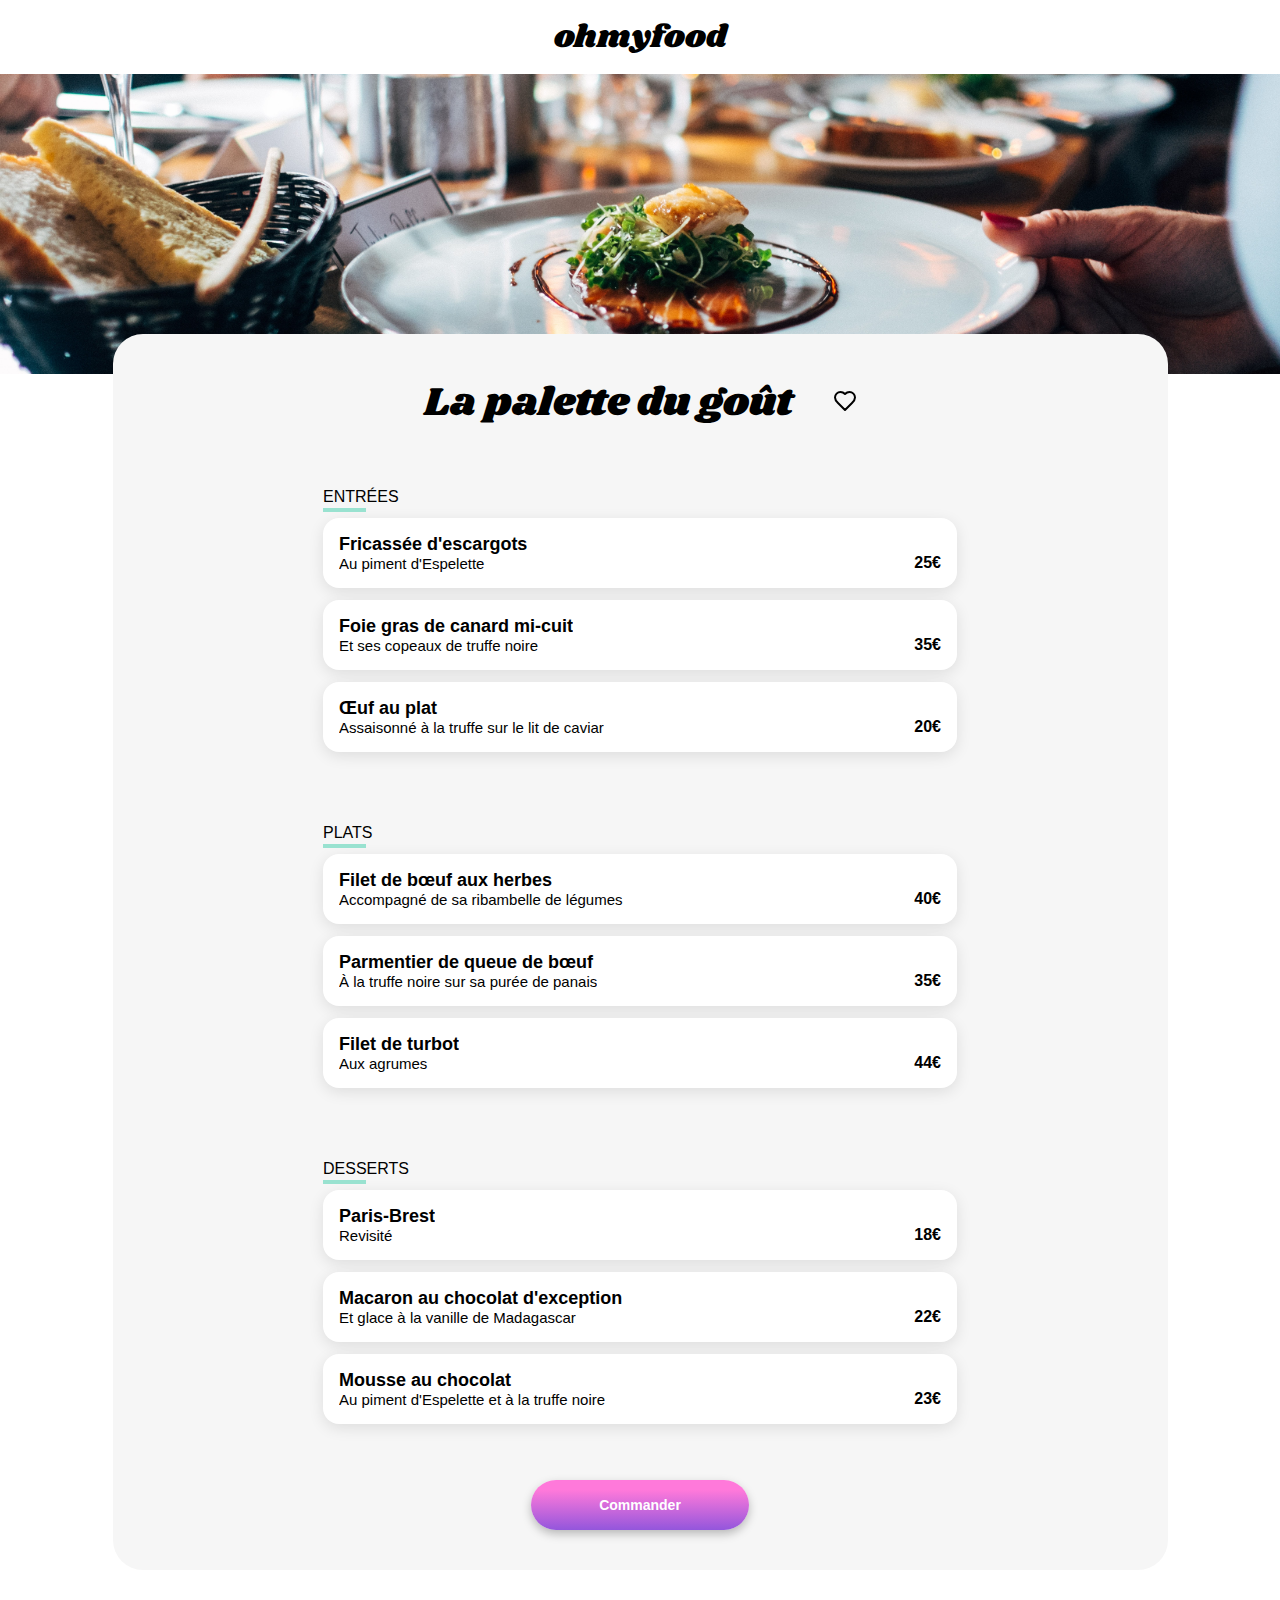
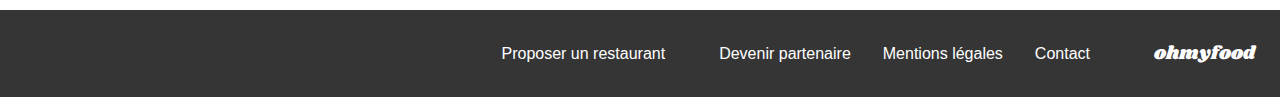
<file: menu/la-palette-du-gout.html>
<!DOCTYPE html>
<html lang="fr">
    <head>
        <meta charset="UTF-8" />
        <meta name="viewport" content="width=device-width, initial-scale=1.0" />
        <link rel="preconnect" href="https://fonts.googleapis.com" />
        <link rel="preconnect" href="https://fonts.gstatic.com" crossorigin />
        <link href="https://fonts.googleapis.com/css2?family=Shrikhand&display=swap" rel="stylesheet" />
        <link
            rel="stylesheet"
            href="https://cdnjs.cloudflare.com/ajax/libs/font-awesome/6.2.1/css/all.min.css"
            integrity="sha512-MV7K8+y+gLIBoVD59lQIYicR65iaqukzvf/nwasF0nqhPay5w/9lJmVM2hMDcnK1OnMGCdVK+iQrJ7lzPJQd1w=="
            crossorigin="anonymous"
            referrerpolicy="no-referrer"
        />
        <title>Menu - La Palette du goût</title>
        <link rel="stylesheet" href="../css-sass/style.css" />
        <link rel="stylesheet" href="../css-sass/stylemenu.css" />
    </head>
    <body>
        <!-- HEADER -->
        <header>
            <a href="../index.html"><i class="fa-solid fa-arrow-left"></i></a>
            <h1 class="police-resto-title">ohmyfood</h1>
        </header>

        <main>
            <!-- MENU  -->
            <section class="menu">
                <img src="../images/restaurants/jay-wennington-N_Y88TWmGwA-unsplash.jpg" alt="photo menu" />
                <div class="menu-list">
                    <div class="menu-titre">
                        <h1 class="police-resto-title">La palette du goût</h1>
                        <input type="checkbox" id="svgCheckbox" class="hidden-checkbox" />
                        <label for="svgCheckbox">
                            <svg
                                xmlns="http://www.w3.org/2000/svg"
                                width="24"
                                height="24"
                                viewBox="0 0 24 24"
                                fill="none"
                                stroke="currentColor"
                                stroke-width="2"
                                stroke-linecap="round"
                                stroke-linejoin="round"
                                class="lucide lucide-heart"
                            >
                                <path
                                    d="M19 14c1.49-1.46 3-3.21 3-5.5A5.5 5.5 0 0 0 16.5 3c-1.76 0-3 .5-4.5 2-1.5-1.5-2.74-2-4.5-2A5.5 5.5 0 0 0 2 8.5c0 2.3 1.5 4.05 3 5.5l7 7Z"
                                />
                                <defs>
                                    <linearGradient id="gradient" x1="0%" y1="0%" x2="100%" y2="100%">
                                        <stop offset="0%" id="stop1" />
                                        <stop offset="100%" id="stop2" />
                                    </linearGradient>
                                </defs>
                            </svg>
                        </label>
                    </div>
                    <article>
                        <h2>Entrées</h2>
                        <div class="menu-card">
                            <div class="menu-text">
                                <h3>Fricassée d'escargots</h3>
                                <p>Au piment d'Espelette</p>
                            </div>
                            <div class="menu-prix"><h4>25€</h4></div>
                            <div class="menu-check">
                                <svg
                                    xmlns="http://www.w3.org/2000/svg"
                                    width="35"
                                    height="35"
                                    viewBox="0 0 24 24"
                                    fill="none"
                                    stroke="currentColor"
                                    stroke-width="2"
                                    stroke-linecap="round"
                                    stroke-linejoin="round"
                                    class="lucide lucide-circle-check"
                                >
                                    <circle cx="12" cy="12" r="10" />
                                    <path d="m9 12 2 2 4-4" />
                                </svg>
                            </div>
                        </div>
                        <div class="menu-card">
                            <div class="menu-text">
                                <h3>Foie gras de canard mi-cuit</h3>
                                <p>Et ses copeaux de truffe noire</p>
                            </div>
                            <div class="menu-prix"><h4>35€</h4></div>
                            <div class="menu-check">
                                <svg
                                    xmlns="http://www.w3.org/2000/svg"
                                    width="35"
                                    height="35"
                                    viewBox="0 0 24 24"
                                    fill="none"
                                    stroke="currentColor"
                                    stroke-width="2"
                                    stroke-linecap="round"
                                    stroke-linejoin="round"
                                    class="lucide lucide-circle-check"
                                >
                                    <circle cx="12" cy="12" r="10" />
                                    <path d="m9 12 2 2 4-4" />
                                </svg>
                            </div>
                        </div>
                        <div class="menu-card">
                            <div class="menu-text">
                                <h3>Œuf au plat</h3>
                                <p>Assaisonné à la truffe sur le lit de caviar</p>
                            </div>
                            <div class="menu-prix"><h4>20€</h4></div>
                            <div class="menu-check">
                                <svg
                                    xmlns="http://www.w3.org/2000/svg"
                                    width="35"
                                    height="35"
                                    viewBox="0 0 24 24"
                                    fill="none"
                                    stroke="currentColor"
                                    stroke-width="2"
                                    stroke-linecap="round"
                                    stroke-linejoin="round"
                                    class="lucide lucide-circle-check"
                                >
                                    <circle cx="12" cy="12" r="10" />
                                    <path d="m9 12 2 2 4-4" />
                                </svg>
                            </div>
                        </div>
                    </article>
                    <article>
                        <h2>Plats</h2>
                        <div class="menu-card">
                            <div class="menu-text">
                                <h3>Filet de bœuf aux herbes</h3>
                                <p>Accompagné de sa ribambelle de légumes</p>
                            </div>
                            <div class="menu-prix"><h4>40€</h4></div>
                            <div class="menu-check">
                                <svg
                                    xmlns="http://www.w3.org/2000/svg"
                                    width="35"
                                    height="35"
                                    viewBox="0 0 24 24"
                                    fill="none"
                                    stroke="currentColor"
                                    stroke-width="2"
                                    stroke-linecap="round"
                                    stroke-linejoin="round"
                                    class="lucide lucide-circle-check"
                                >
                                    <circle cx="12" cy="12" r="10" />
                                    <path d="m9 12 2 2 4-4" />
                                </svg>
                            </div>
                        </div>
                        <div class="menu-card">
                            <div class="menu-text">
                                <h3>Parmentier de queue de bœuf</h3>
                                <p>À la truffe noire sur sa purée de panais</p>
                            </div>
                            <div class="menu-prix"><h4>35€</h4></div>
                            <div class="menu-check">
                                <svg
                                    xmlns="http://www.w3.org/2000/svg"
                                    width="35"
                                    height="35"
                                    viewBox="0 0 24 24"
                                    fill="none"
                                    stroke="currentColor"
                                    stroke-width="2"
                                    stroke-linecap="round"
                                    stroke-linejoin="round"
                                    class="lucide lucide-circle-check"
                                >
                                    <circle cx="12" cy="12" r="10" />
                                    <path d="m9 12 2 2 4-4" />
                                </svg>
                            </div>
                        </div>
                        <div class="menu-card">
                            <div class="menu-text">
                                <h3>Filet de turbot</h3>
                                <p>Aux agrumes</p>
                            </div>
                            <div class="menu-prix"><h4>44€</h4></div>
                            <div class="menu-check">
                                <svg
                                    xmlns="http://www.w3.org/2000/svg"
                                    width="35"
                                    height="35"
                                    viewBox="0 0 24 24"
                                    fill="none"
                                    stroke="currentColor"
                                    stroke-width="2"
                                    stroke-linecap="round"
                                    stroke-linejoin="round"
                                    class="lucide lucide-circle-check"
                                >
                                    <circle cx="12" cy="12" r="10" />
                                    <path d="m9 12 2 2 4-4" />
                                </svg>
                            </div>
                        </div>
                    </article>
                    <article>
                        <h2>Desserts</h2>
                        <div class="menu-card">
                            <div class="menu-text">
                                <h3>Paris-Brest</h3>
                                <p>Revisité</p>
                            </div>
                            <div class="menu-prix"><h4>18€</h4></div>
                            <div class="menu-check">
                                <svg
                                    xmlns="http://www.w3.org/2000/svg"
                                    width="35"
                                    height="35"
                                    viewBox="0 0 24 24"
                                    fill="none"
                                    stroke="currentColor"
                                    stroke-width="2"
                                    stroke-linecap="round"
                                    stroke-linejoin="round"
                                    class="lucide lucide-circle-check"
                                >
                                    <circle cx="12" cy="12" r="10" />
                                    <path d="m9 12 2 2 4-4" />
                                </svg>
                            </div>
                        </div>
                        <div class="menu-card">
                            <div class="menu-text">
                                <h3>Macaron au chocolat d'exception</h3>
                                <p>Et glace à la vanille de Madagascar</p>
                            </div>
                            <div class="menu-prix"><h4>22€</h4></div>
                            <div class="menu-check">
                                <svg
                                    xmlns="http://www.w3.org/2000/svg"
                                    width="35"
                                    height="35"
                                    viewBox="0 0 24 24"
                                    fill="none"
                                    stroke="currentColor"
                                    stroke-width="2"
                                    stroke-linecap="round"
                                    stroke-linejoin="round"
                                    class="lucide lucide-circle-check"
                                >
                                    <circle cx="12" cy="12" r="10" />
                                    <path d="m9 12 2 2 4-4" />
                                </svg>
                            </div>
                        </div>
                        <div class="menu-card">
                            <div class="menu-text">
                                <h3>Mousse au chocolat</h3>
                                <p>Au piment d'Espelette et à la truffe noire</p>
                            </div>
                            <div class="menu-prix"><h4>23€</h4></div>
                            <div class="menu-check">
                                <svg
                                    xmlns="http://www.w3.org/2000/svg"
                                    width="35"
                                    height="35"
                                    viewBox="0 0 24 24"
                                    fill="none"
                                    stroke="currentColor"
                                    stroke-width="2"
                                    stroke-linecap="round"
                                    stroke-linejoin="round"
                                    class="lucide lucide-circle-check"
                                >
                                    <circle cx="12" cy="12" r="10" />
                                    <path d="m9 12 2 2 4-4" />
                                </svg>
                            </div>
                        </div>
                    </article>
                    <div>
                        <button class="btn"><h4>Commander</h4></button>
                    </div>
                </div>
            </section>
        </main>

        <!-- FOOTER -->
        <footer>
            <h3 class="police-resto-title">ohmyfood</h3>
            <div class="footer-link">
                <div class="footer-list">
                    <i class="fa-solid fa-utensils"></i>
                    <a href="#">Proposer un restaurant</a>
                </div>
                <div class="footer-list">
                    <i class="fa-solid fa-handshake-angle"></i>
                    <a href="#">Devenir partenaire</a>
                </div>
                <div class="footer-list">
                    <a href="#">Mentions légales</a>
                </div>
                <div class="footer-list">
                    <a href="mailto:contact@ohmyfood.com">Contact</a>
                </div>
            </div>
        </footer>
    </body>
</html>
</file>
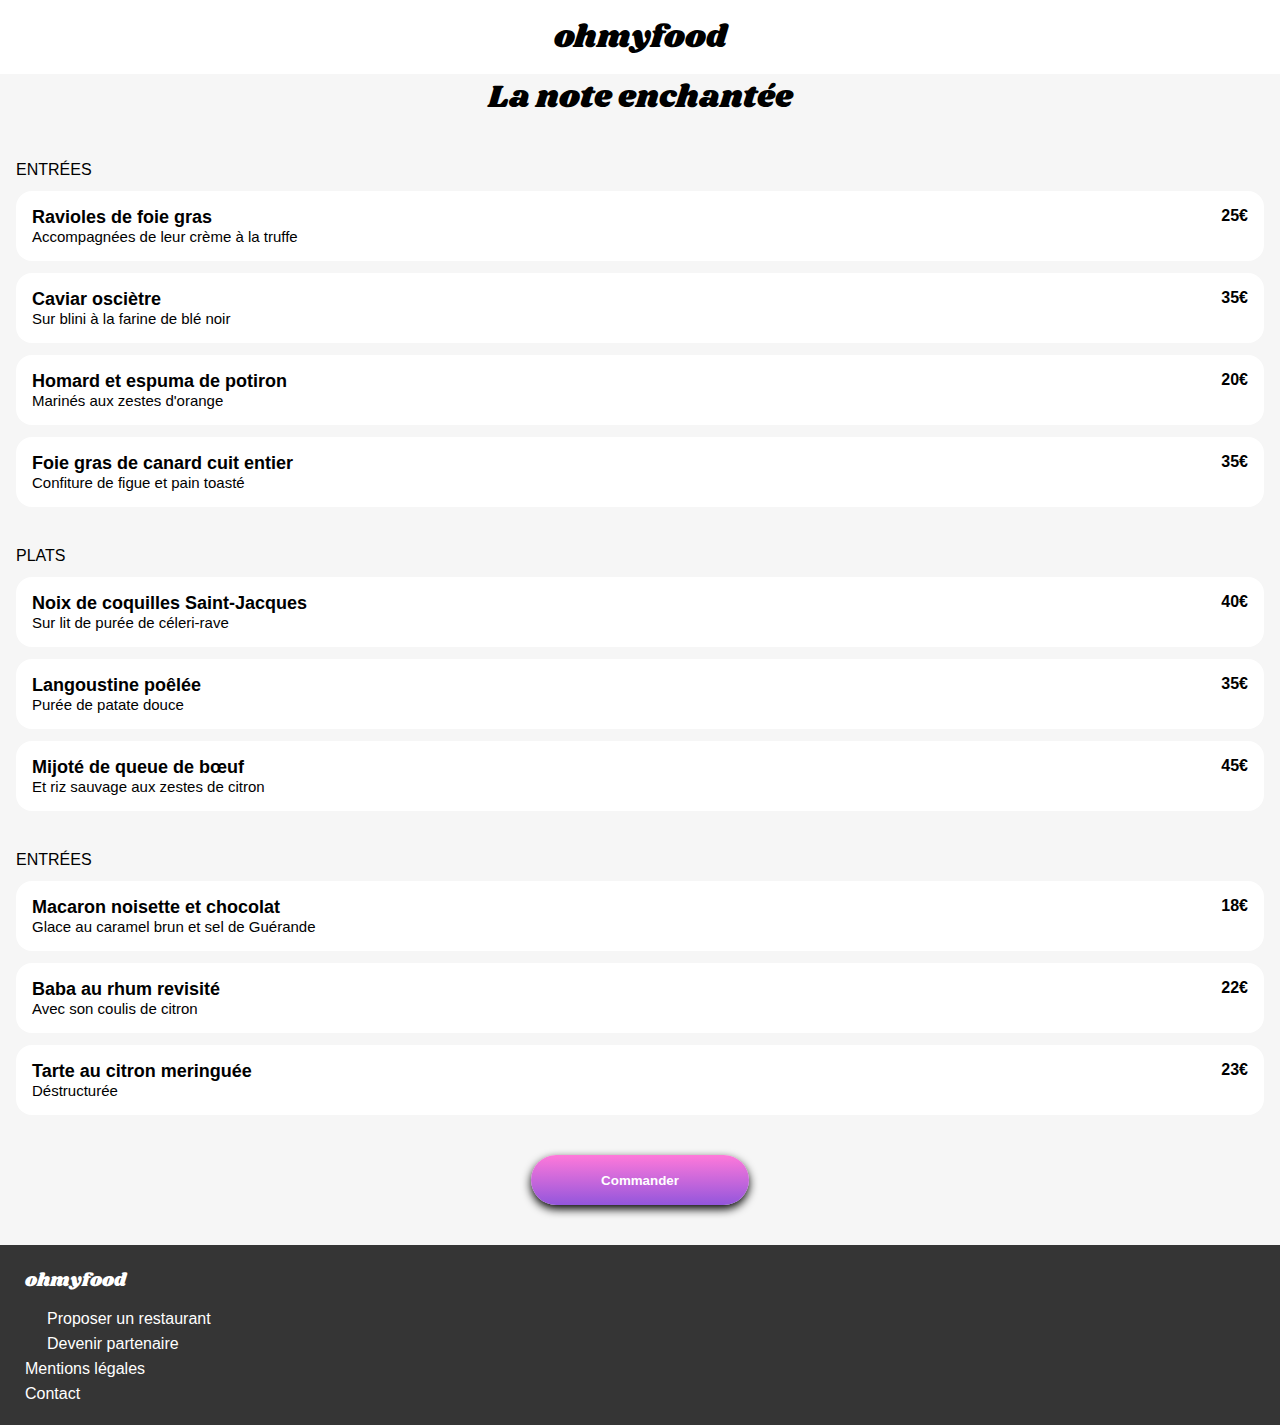
<file: menu/note echantee.html>
<!DOCTYPE html>
<html lang="fr">
<head>
    <meta charset="UTF-8">
    <meta name="viewport" content="width=device-width, initial-scale=1.0">
    <link rel="preconnect" href="https://fonts.googleapis.com">
    <link rel="preconnect" href="https://fonts.gstatic.com" crossorigin>
    <link href="https://fonts.googleapis.com/css2?family=Shrikhand&display=swap" rel="stylesheet">
    <link
            rel="stylesheet"
            href="https://cdnjs.cloudflare.com/ajax/libs/font-awesome/6.2.1/css/all.min.css"
            integrity="sha512-MV7K8+y+gLIBoVD59lQIYicR65iaqukzvf/nwasF0nqhPay5w/9lJmVM2hMDcnK1OnMGCdVK+iQrJ7lzPJQd1w=="
            crossorigin="anonymous"
            referrerpolicy="no-referrer"
        />
    <title>Menu - La note enchantée</title>
    <link rel="stylesheet" href="../css/style.css">
    <link rel="stylesheet" href="../css/stylemenu.css">
</head>
<body>

    <!-- HEADER -->
    <header>
        <a href="../index.html"><i class="fa-solid fa-arrow-left"></i></a>
        <h1 class="police-resto-title">ohmyfood</h1>
    </header>
    
    <main>

        <!-- MENU  -->
        <section class="menu">
            <h1 class="police-resto-title">La note enchantée</h1>
            <article>
                <p>ENTRÉES</p>
                <div class="menu-card">
                    <div class="menu-text">
                        <h3>Ravioles de foie gras</h3>
                        <p>Accompagnées de leur crème à la truffe</p>
                    </div>
                    <div class="menu-prix"><h4>25€</h4></div>
                </div>
                <div class="menu-card">
                    <div class="menu-text">
                        <h3>Caviar osciètre</h3>
                        <p>Sur blini à la farine de blé noir</p>
                    </div>
                    <div class="menu-prix"><h4>35€</h4></div>
                </div>
                <div class="menu-card">
                    <div class="menu-text">
                        <h3>Homard et espuma de potiron</h3>
                        <p>Marinés aux zestes d'orange</p>
                    </div>
                    <div class="menu-prix"><h4>20€</h4></div>
                </div>
                <div class="menu-card">
                    <div class="menu-text">
                        <h3>Foie gras de canard cuit entier</h3>
                        <p>Confiture de figue et pain toasté</p>
                    </div>
                    <div class="menu-prix"><h4>35€</h4></div>
                </div>
            </article>
            <article>
                <p>PLATS</p>
                <div class="menu-card">
                    <div class="menu-text">
                        <h3>Noix de coquilles Saint-Jacques</h3>
                        <p>Sur lit de purée de céleri-rave</p>
                    </div>
                    <div class="menu-prix"><h4>40€</h4></div>
                </div>
                <div class="menu-card">
                    <div class="menu-text">
                        <h3>Langoustine poêlée</h3>
                        <p>Purée de patate douce</p>
                    </div>
                    <div class="menu-prix"><h4>35€</h4></div>
                </div>
                <div class="menu-card">
                    <div class="menu-text">
                        <h3>Mijoté de queue de bœuf</h3>
                        <p>Et riz sauvage aux zestes de citron</p>
                    </div>
                    <div class="menu-prix"><h4>45€</h4></div>
                </div>
            </article>
            <article>
                <p>ENTRÉES</p>
                <div class="menu-card">
                    <div class="menu-text">
                        <h3>Macaron noisette et chocolat</h3>
                        <p>Glace au caramel brun et sel de Guérande</p>
                    </div>
                    <div class="menu-prix"><h4>18€</h4></div>
                </div>
                <div class="menu-card">
                    <div class="menu-text">
                        <h3>Baba au rhum revisité</h3>
                        <p>Avec son coulis de citron</p>
                    </div>
                    <div class="menu-prix"><h4>22€</h4></div>
                </div>
                <div class="menu-card">
                    <div class="menu-text">
                        <h3>Tarte au citron meringuée</h3>
                        <p>Déstructurée</p>
                    </div>
                    <div class="menu-prix"><h4>23€</h4></div>
                </div>
            </article>
            <div>
                <button class="btn"><h4>Commander</h4></button>
            </div>
        </section>

        


    </main>

    <!-- FOOTER -->
    <footer>
        <h3 class="police-resto-title">ohmyfood</h3>
        <div class="footer-link">
            <div class="footer-list">
                <i class="fa-solid fa-utensils"></i> 
                <a href="#">Proposer un restaurant</a>
            </div>
            <div class="footer-list">
                <i class="fa-solid fa-handshake-angle"></i> 
                <a href="#">Devenir partenaire</a>
            </div>
            <div class="footer-list">
                <a href="#">Mentions légales</a>
            </div>
            <div class="footer-list">
                <a href="#">Contact</a>
            </div>
        </div>
    </footer>
</body>
</html>
</file>
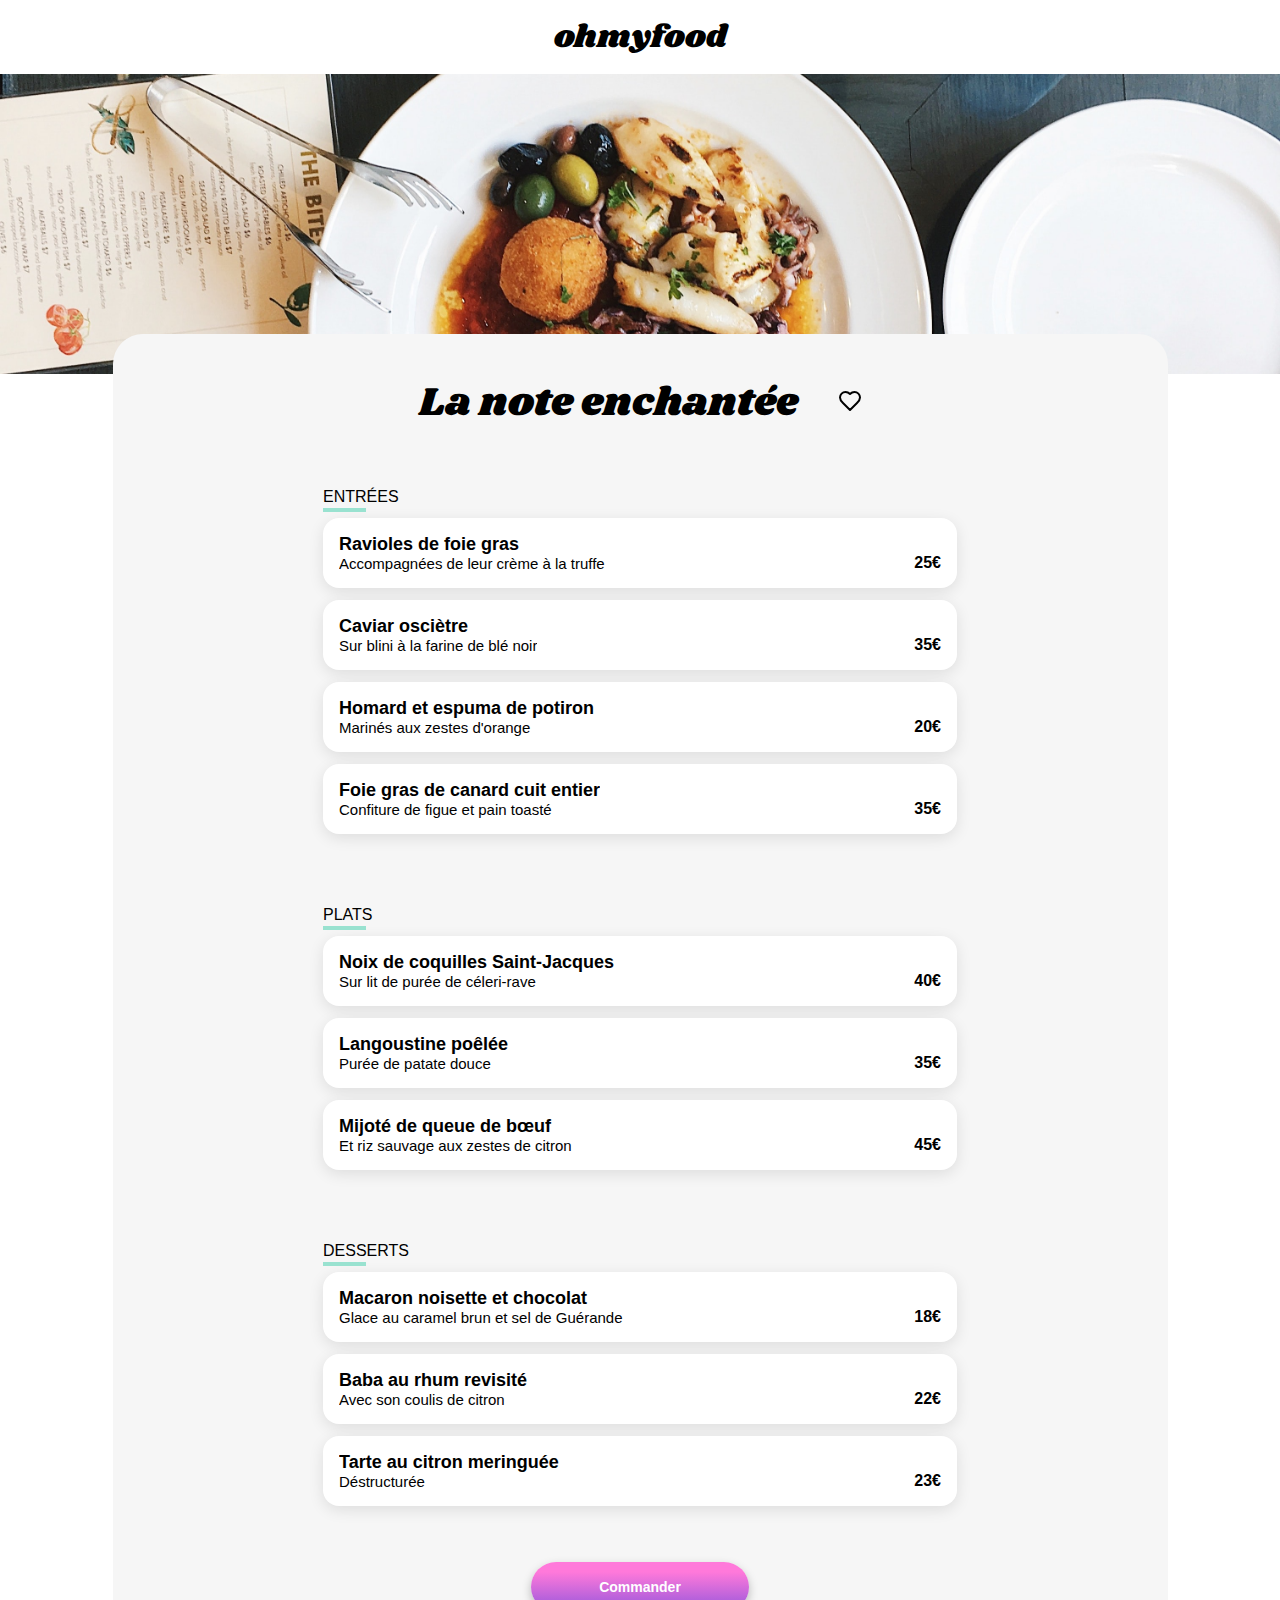
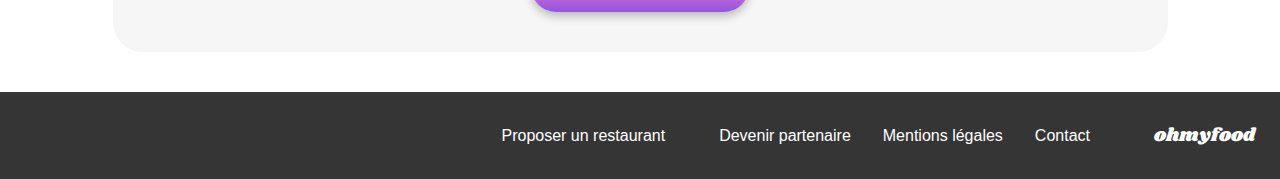
<file: menu/note-echantee.html>
<!DOCTYPE html>
<html lang="fr">
    <head>
        <meta charset="UTF-8" />
        <meta name="viewport" content="width=device-width, initial-scale=1.0" />
        <link rel="preconnect" href="https://fonts.googleapis.com" />
        <link rel="preconnect" href="https://fonts.gstatic.com" crossorigin />
        <link href="https://fonts.googleapis.com/css2?family=Shrikhand&display=swap" rel="stylesheet" />
        <link
            rel="stylesheet"
            href="https://cdnjs.cloudflare.com/ajax/libs/font-awesome/6.2.1/css/all.min.css"
            integrity="sha512-MV7K8+y+gLIBoVD59lQIYicR65iaqukzvf/nwasF0nqhPay5w/9lJmVM2hMDcnK1OnMGCdVK+iQrJ7lzPJQd1w=="
            crossorigin="anonymous"
            referrerpolicy="no-referrer"
        />
        <title>Menu - La note enchantée</title>
        <link rel="stylesheet" href="../css-sass/style.css" />
        <link rel="stylesheet" href="../css-sass/stylemenu.css" />
    </head>
    <body>
        <!-- HEADER -->
        <header>
            <a href="../index.html"><i class="fa-solid fa-arrow-left"></i></a>
            <h1 class="police-resto-title">ohmyfood</h1>
        </header>

        <main>
            <!-- MENU  -->
            <section class="menu">
                <img src="../images/restaurants/stil-u2Lp8tXIcjw-unsplash.jpg" alt="photo menu" />
                <div class="menu-list">
                    <div class="menu-titre">
                        <h1 class="police-resto-title">La note enchantée</h1>
                        <input type="checkbox" id="svgCheckbox" class="hidden-checkbox" />
                        <label for="svgCheckbox">
                            <svg
                                xmlns="http://www.w3.org/2000/svg"
                                width="24"
                                height="24"
                                viewBox="0 0 24 24"
                                fill="none"
                                stroke="currentColor"
                                stroke-width="2"
                                stroke-linecap="round"
                                stroke-linejoin="round"
                                class="lucide lucide-heart"
                            >
                                <path
                                    d="M19 14c1.49-1.46 3-3.21 3-5.5A5.5 5.5 0 0 0 16.5 3c-1.76 0-3 .5-4.5 2-1.5-1.5-2.74-2-4.5-2A5.5 5.5 0 0 0 2 8.5c0 2.3 1.5 4.05 3 5.5l7 7Z"
                                />
                                <defs>
                                    <linearGradient id="gradient" x1="0%" y1="0%" x2="100%" y2="100%">
                                        <stop offset="0%" id="stop1" />
                                        <stop offset="100%" id="stop2" />
                                    </linearGradient>
                                </defs>
                            </svg>
                        </label>
                    </div>
                    <article>
                        <h2>Entrées</h2>
                        <div class="menu-card">
                            <div class="menu-text">
                                <h3>Ravioles de foie gras</h3>
                                <p>Accompagnées de leur crème à la truffe</p>
                            </div>
                            <div class="menu-prix"><h4>25€</h4></div>
                            <div class="menu-check">
                                <svg
                                    xmlns="http://www.w3.org/2000/svg"
                                    width="35"
                                    height="35"
                                    viewBox="0 0 24 24"
                                    fill="none"
                                    stroke="currentColor"
                                    stroke-width="2"
                                    stroke-linecap="round"
                                    stroke-linejoin="round"
                                    class="lucide lucide-circle-check"
                                >
                                    <circle cx="12" cy="12" r="10" />
                                    <path d="m9 12 2 2 4-4" />
                                </svg>
                            </div>
                        </div>
                        <div class="menu-card">
                            <div class="menu-text">
                                <h3>Caviar osciètre</h3>
                                <p>Sur blini à la farine de blé noir</p>
                            </div>
                            <div class="menu-prix"><h4>35€</h4></div>
                            <div class="menu-check">
                                <svg
                                    xmlns="http://www.w3.org/2000/svg"
                                    width="35"
                                    height="35"
                                    viewBox="0 0 24 24"
                                    fill="none"
                                    stroke="currentColor"
                                    stroke-width="2"
                                    stroke-linecap="round"
                                    stroke-linejoin="round"
                                    class="lucide lucide-circle-check"
                                >
                                    <circle cx="12" cy="12" r="10" />
                                    <path d="m9 12 2 2 4-4" />
                                </svg>
                            </div>
                        </div>
                        <div class="menu-card">
                            <div class="menu-text">
                                <h3>Homard et espuma de potiron</h3>
                                <p>Marinés aux zestes d'orange</p>
                            </div>
                            <div class="menu-prix"><h4>20€</h4></div>
                            <div class="menu-check">
                                <svg
                                    xmlns="http://www.w3.org/2000/svg"
                                    width="35"
                                    height="35"
                                    viewBox="0 0 24 24"
                                    fill="none"
                                    stroke="currentColor"
                                    stroke-width="2"
                                    stroke-linecap="round"
                                    stroke-linejoin="round"
                                    class="lucide lucide-circle-check"
                                >
                                    <circle cx="12" cy="12" r="10" />
                                    <path d="m9 12 2 2 4-4" />
                                </svg>
                            </div>
                        </div>
                        <div class="menu-card">
                            <div class="menu-text">
                                <h3>Foie gras de canard cuit entier</h3>
                                <p>Confiture de figue et pain toasté</p>
                            </div>
                            <div class="menu-prix"><h4>35€</h4></div>
                            <div class="menu-check">
                                <svg
                                    xmlns="http://www.w3.org/2000/svg"
                                    width="35"
                                    height="35"
                                    viewBox="0 0 24 24"
                                    fill="none"
                                    stroke="currentColor"
                                    stroke-width="2"
                                    stroke-linecap="round"
                                    stroke-linejoin="round"
                                    class="lucide lucide-circle-check"
                                >
                                    <circle cx="12" cy="12" r="10" />
                                    <path d="m9 12 2 2 4-4" />
                                </svg>
                            </div>
                        </div>
                    </article>
                    <article>
                        <h2>Plats</h2>
                        <div class="menu-card">
                            <div class="menu-text">
                                <h3>Noix de coquilles Saint-Jacques</h3>
                                <p>Sur lit de purée de céleri-rave</p>
                            </div>
                            <div class="menu-prix"><h4>40€</h4></div>
                            <div class="menu-check">
                                <svg
                                    xmlns="http://www.w3.org/2000/svg"
                                    width="35"
                                    height="35"
                                    viewBox="0 0 24 24"
                                    fill="none"
                                    stroke="currentColor"
                                    stroke-width="2"
                                    stroke-linecap="round"
                                    stroke-linejoin="round"
                                    class="lucide lucide-circle-check"
                                >
                                    <circle cx="12" cy="12" r="10" />
                                    <path d="m9 12 2 2 4-4" />
                                </svg>
                            </div>
                        </div>
                        <div class="menu-card">
                            <div class="menu-text">
                                <h3>Langoustine poêlée</h3>
                                <p>Purée de patate douce</p>
                            </div>
                            <div class="menu-prix"><h4>35€</h4></div>
                            <div class="menu-check">
                                <svg
                                    xmlns="http://www.w3.org/2000/svg"
                                    width="35"
                                    height="35"
                                    viewBox="0 0 24 24"
                                    fill="none"
                                    stroke="currentColor"
                                    stroke-width="2"
                                    stroke-linecap="round"
                                    stroke-linejoin="round"
                                    class="lucide lucide-circle-check"
                                >
                                    <circle cx="12" cy="12" r="10" />
                                    <path d="m9 12 2 2 4-4" />
                                </svg>
                            </div>
                        </div>
                        <div class="menu-card">
                            <div class="menu-text">
                                <h3>Mijoté de queue de bœuf</h3>
                                <p>Et riz sauvage aux zestes de citron</p>
                            </div>
                            <div class="menu-prix"><h4>45€</h4></div>
                            <div class="menu-check">
                                <svg
                                    xmlns="http://www.w3.org/2000/svg"
                                    width="35"
                                    height="35"
                                    viewBox="0 0 24 24"
                                    fill="none"
                                    stroke="currentColor"
                                    stroke-width="2"
                                    stroke-linecap="round"
                                    stroke-linejoin="round"
                                    class="lucide lucide-circle-check"
                                >
                                    <circle cx="12" cy="12" r="10" />
                                    <path d="m9 12 2 2 4-4" />
                                </svg>
                            </div>
                        </div>
                    </article>
                    <article>
                        <h2>Desserts</h2>
                        <div class="menu-card">
                            <div class="menu-text">
                                <h3>Macaron noisette et chocolat</h3>
                                <p>Glace au caramel brun et sel de Guérande</p>
                            </div>
                            <div class="menu-prix"><h4>18€</h4></div>
                            <div class="menu-check">
                                <svg
                                    xmlns="http://www.w3.org/2000/svg"
                                    width="35"
                                    height="35"
                                    viewBox="0 0 24 24"
                                    fill="none"
                                    stroke="currentColor"
                                    stroke-width="2"
                                    stroke-linecap="round"
                                    stroke-linejoin="round"
                                    class="lucide lucide-circle-check"
                                >
                                    <circle cx="12" cy="12" r="10" />
                                    <path d="m9 12 2 2 4-4" />
                                </svg>
                            </div>
                        </div>
                        <div class="menu-card">
                            <div class="menu-text">
                                <h3>Baba au rhum revisité</h3>
                                <p>Avec son coulis de citron</p>
                            </div>
                            <div class="menu-prix"><h4>22€</h4></div>
                            <div class="menu-check">
                                <svg
                                    xmlns="http://www.w3.org/2000/svg"
                                    width="35"
                                    height="35"
                                    viewBox="0 0 24 24"
                                    fill="none"
                                    stroke="currentColor"
                                    stroke-width="2"
                                    stroke-linecap="round"
                                    stroke-linejoin="round"
                                    class="lucide lucide-circle-check"
                                >
                                    <circle cx="12" cy="12" r="10" />
                                    <path d="m9 12 2 2 4-4" />
                                </svg>
                            </div>
                        </div>
                        <div class="menu-card">
                            <div class="menu-text">
                                <h3>Tarte au citron meringuée</h3>
                                <p>Déstructurée</p>
                            </div>
                            <div class="menu-prix"><h4>23€</h4></div>
                            <div class="menu-check">
                                <svg
                                    xmlns="http://www.w3.org/2000/svg"
                                    width="35"
                                    height="35"
                                    viewBox="0 0 24 24"
                                    fill="none"
                                    stroke="currentColor"
                                    stroke-width="2"
                                    stroke-linecap="round"
                                    stroke-linejoin="round"
                                    class="lucide lucide-circle-check"
                                >
                                    <circle cx="12" cy="12" r="10" />
                                    <path d="m9 12 2 2 4-4" />
                                </svg>
                            </div>
                        </div>
                    </article>
                    <div>
                        <button class="btn"><h4>Commander</h4></button>
                    </div>
                </div>
            </section>
        </main>

        <!-- FOOTER -->
        <footer>
            <h3 class="police-resto-title">ohmyfood</h3>
            <div class="footer-link">
                <div class="footer-list">
                    <i class="fa-solid fa-utensils"></i>
                    <a href="#">Proposer un restaurant</a>
                </div>
                <div class="footer-list">
                    <i class="fa-solid fa-handshake-angle"></i>
                    <a href="#">Devenir partenaire</a>
                </div>
                <div class="footer-list">
                    <a href="#">Mentions légales</a>
                </div>
                <div class="footer-list">
                    <a href="mailto:contact@ohmyfood.com">Contact</a>
                </div>
            </div>
        </footer>
    </body>
</html>
</file>
<file: css-sass/style.css>
/*********** General ***********/
* {
  font-family: "Roboto", sans-serif;
  margin: 0;
  padding: 0;
}

:root {
  --bg-color: #353535;
  --bg-g-color: #F6F6F6;
  --bg-v-color: #9356DC;
  --bg-r-color: #FF79DA;
  --icon-color: #7E7E7E;
}

body {
  max-width: 1920px;
  min-width: 320px;
}

a {
  color: inherit;
  text-decoration: none;
}

.police-resto-title {
  font-family: "Shrikhand", sans-serif;
  font-weight: 400;
}

.hidden-checkbox {
  display: none;
}

.coeur0 {
  z-index: 20;
  fill: url(#gradient);
  color: transparent;
  cursor: pointer;
  position: absolute;
  opacity: 0;
  transition: 0.7s ease-in-out;
  right: 15px;
  bottom: 25px;
}

.coeur1 {
  z-index: 20;
  position: absolute;
  transition: 0.7s ease-in-out;
  right: 15px;
  bottom: 25px;
}

.hidden-checkbox:checked + label .coeur0 {
  opacity: 1;
}

.hidden-checkbox:hover + label .coeur0 {
  opacity: 1;
  transition: 0.7s ease-in-out;
}

.hidden-checkbox:checked + label .coeur1 {
  opacity: 0;
}

.hidden-checkbox:hover + label .coeur1 {
  opacity: 0;
  transition: 0.7s ease-in-out;
}

.lucide0 {
  fill: url(#gradient);
  color: transparent;
  cursor: pointer;
  position: absolute;
  opacity: 0;
  transition: 0.7s ease-in-out;
  right: 20px;
  top: 50px;
}

.lucide1 {
  position: absolute;
  transition: 0.7s ease-in-out;
  right: 20px;
  top: 50px;
}

.hidden-checkbox:checked + label .lucide0 {
  opacity: 1;
}

.hidden-checkbox:hover + label .lucide0 {
  opacity: 1;
  transition: 0.7s ease-in-out;
}

.hidden-checkbox:checked + label .lucide1 {
  opacity: 0;
}

.hidden-checkbox:hover + label .lucide1 {
  opacity: 0;
  transition: 0.7s ease-in-out;
}

.stop1 {
  stop-color: #9356dc;
  stop-opacity: 1;
}

.stop2 {
  stop-color: #ff79da;
  stop-opacity: 1;
}

.btn {
  display: flex;
  width: 218px;
  height: 50px;
  border: none;
  border-radius: 25px;
  background: linear-gradient(to top, #9356DC, #FF79DA 80%);
  box-shadow: 0px 4px 10px 0px rgba(0, 0, 0, 0.25);
  color: white;
  cursor: pointer;
  font-size: 14px;
  font-weight: bold;
  align-items: center;
  justify-content: center;
  transition: 0.5s ease-in-out;
}
.btn:hover {
  opacity: 0.8;
  box-shadow: 0px 4px 10px 0px rgb(0, 0, 0);
}
.btn a:active {
  transition: 1s;
}

/*********** Loader ***********/
.loader {
  position: fixed;
  z-index: 100;
  width: 100%;
  height: 100vh;
  display: flex;
  flex-direction: row;
  justify-content: center;
  align-items: center;
  background-color: black;
  pointer-events: none;
  animation: visibility 1s ease forwards;
}
.loader p {
  font-size: 30px;
  letter-spacing: 2px;
  color: #9356DC;
  animation: text 0.7s linear infinite;
}

@keyframes visibility {
  90% {
    opacity: 1;
  }
  100% {
    opacity: 0;
  }
}
@keyframes text {
  to {
    color: #FF79DA;
  }
}
/*********** Header ***********/
header {
  display: flex;
  flex-direction: row;
  justify-content: center;
  align-items: center;
  padding: 14px 89px 13px 89px;
}

/*********** Lacalisation ***********/
.localisation {
  display: flex;
  flex-direction: column;
  align-items: center;
  gap: 2em;
}
.localisation .loc-lieu {
  width: 100%;
  height: 50px;
  display: flex;
  flex-direction: row;
  align-items: center;
  justify-content: center;
  gap: 1em;
  background-color: #EAEAEA;
  box-shadow: inset 0px 4px 4px 0px rgba(0, 0, 0, 0.1), 0px 4px 4px 0px rgba(0, 0, 0, 0.25);
}
.localisation .loc-texte {
  display: flex;
  flex-direction: column;
  text-align: center;
  gap: 1em;
  padding: 0 2em 0 2em;
}

/*********** Fonctionnement ***********/
.fonctionnement {
  display: flex;
  flex-direction: column;
  padding: 3em 1em 4em 1em;
  gap: 2em;
}
.fonctionnement .fonctionnement-block {
  display: flex;
  flex-direction: column;
  gap: 20px;
}
.fonctionnement .block {
  display: flex;
  flex-direction: row;
  align-items: center;
  padding-left: 14px;
}
.fonctionnement .block p {
  z-index: 1;
  display: flex;
  flex-direction: row;
  justify-content: center;
  align-items: center;
  width: 29px;
  height: 25px;
  border-radius: 50%;
  border: 1px solid var(--bg-v-color);
  background-color: var(--bg-v-color);
  color: white;
  font-size: 14px;
}
.fonctionnement .block .block-content {
  position: relative;
  right: 11px;
  height: 72px;
  width: 100%;
  display: flex;
  flex-direction: row;
  background-color: var(--bg-g-color);
  align-items: center;
  border-radius: 20px;
  gap: 1em;
  padding-left: 35px;
  box-shadow: 0px 4px 15px 0px rgba(0, 0, 0, 0.15);
}

.fa-list-ul, .fa-mobile-screen-button {
  color: var(--icon-color);
}

.fa-store {
  color: var(--bg-v-color);
}

/*********** Restaurants ***********/
.restaurants {
  display: flex;
  flex-direction: column;
  background-color: var(--bg-g-color);
  padding: 3em 1em 3em 1em;
}
.restaurants .restaurants-title {
  padding-bottom: 1.5em;
}
.restaurants .restaurants-card {
  display: flex;
  flex-direction: column;
  gap: 18px;
}
.restaurants .restaurants-card .card {
  display: flex;
  flex-direction: column;
  align-items: center;
  background-color: white;
  border-radius: 20px;
  position: relative;
}
.restaurants .restaurants-card .card .lien {
  z-index: 5;
  position: absolute;
  width: 100%;
  height: 100%;
}
.restaurants .restaurants-card .card img {
  width: 100%;
  height: 231px;
  border-radius: 20px 20px 0 0;
  -o-object-fit: cover;
     object-fit: cover;
}
.restaurants .restaurants-card .card .card-content {
  width: 100%;
  display: flex;
  flex-direction: row;
  justify-content: space-between;
  align-items: center;
  padding: 1em;
}
.restaurants .restaurants-card .card .card-content .card-texte {
  display: flex;
  flex-direction: column;
  gap: 4px;
  padding-left: 1em;
}
.restaurants .restaurants-card .card .card-content svg {
  padding-right: 1em;
}
.restaurants .restaurants-card .card .nouveau {
  height: 29px;
  width: 80px;
  display: flex;
  flex-direction: column;
  justify-content: center;
  align-items: center;
  position: absolute;
  top: 1em;
  right: 1em;
  background-color: #99E2D0;
  color: #008766;
  font-size: 14px;
  font-weight: 500;
  border-radius: 3px;
}

/*********** Footer ***********/
footer {
  display: flex;
  flex-direction: column;
  padding: 22px 25px 22px 25px;
  gap: 1em;
  background-color: var(--bg-color);
  color: white;
}
footer i {
  width: 11px;
  height: 13px;
}
footer .footer-link {
  display: flex;
  flex-direction: column;
  gap: 7px;
}
footer .footer-link .footer-list {
  display: flex;
  flex-direction: row;
  gap: 11px;
}
footer .footer-link a {
  transition: 0.5s;
}
footer .footer-link a:hover {
  color: var(--bg-v-color);
}

@media screen and (min-width: 834px) and (max-width: 1023px) {
  footer {
    flex-direction: row-reverse;
    gap: 4em;
  }
  footer .footer-link {
    flex-direction: row;
    align-items: center;
    gap: 2em;
  }
}
@media screen and (min-width: 1024px) {
  .lucide0 {
    right: 350px;
  }
  .lucide1 {
    right: 350px;
  }
  /*********** Localisation ***********/
  .localisation .loc-lieu {
    box-shadow: none;
  }
  /*********** Fonctionnement ***********/
  .fonctionnement {
    padding: 50px 180px;
    gap: 25px;
  }
  .fonctionnement .fonctionnement-block {
    flex-direction: row;
    /* justify-content: space-between; */
  }
  .fonctionnement .fonctionnement-block .block {
    width: 100%;
    padding-left: 0;
  }
  /*********** Restaurants ***********/
  .restaurants {
    padding: 30px 0px;
    width: 100%;
  }
  .restaurants .restaurants-title {
    padding-left: 180px;
  }
  .restaurants .restaurants-card {
    flex-direction: row;
    justify-content: center;
    flex-wrap: wrap;
    gap: 50px 100px;
  }
  .restaurants .restaurants-card .card {
    width: 490px;
    height: 251px;
  }
  .restaurants .restaurants-card .card img {
    height: 174px;
  }
  footer {
    padding: 30px 25px 30px 25px;
    flex-direction: row-reverse;
    gap: 4em;
  }
  footer .footer-link {
    flex-direction: row;
    align-items: center;
    gap: 2em;
  }
}
</file>
<file: css/style.css>
/*********** General ***********/
* {
    font-family: 'Roboto', sans-serif;
    margin: 0;
    padding: 0;
}

:root {
    --bg-color: #353535;
    --bg-g-color: #F6F6F6; 
    --bg-v-color: #9356DC;
    --bg-r-color: #FF79DA;
    --icon-color: #7E7E7E;
}

body {
    max-width: 1440px;
    min-width: 320px;
}

a {
    color: inherit;
    text-decoration: none;
}

.police-resto-title {
    font-family: 'Shrikhand', sans-serif;
    font-weight: 400;
    /* font-style: normal; */
}


/*********** Header ***********/
header {
    display: flex;
    flex-direction: row;
    justify-content: center;
    align-items: center;
    padding: 14px 89px 13px 89px;
}


/*********** Lacalisation ***********/
.localisation {
    display: flex;
    flex-direction: column;
    align-items: center;
    gap: 2em;
}

.loc-lieu {
    width: 100%;
    height: 50px;
    display: flex;
    flex-direction: row;
    align-items: center;
    justify-content: center;
    gap: 1em;
    background-color: #EAEAEA;
}

.loc-texte {
    display: flex;
    flex-direction: column;
    text-align: center;
    gap: 1em;
    padding: 0 2em 0 2em;
}

.btn {
    width: 218px;
    height: 50px;
    border: none;
    border-radius: 25px;
    background: linear-gradient(to top, var(--bg-v-color), var(--bg-r-color));
    box-shadow: 0px 4px 10px 0px rgba(0, 0, 0, 1);
    color: white;
}

.btn:hover {
    background: linear-gradient(to bottom , var(--bg-v-color), var(--bg-r-color));
}

/*********** Fonctionnement ***********/
.fonctionnement {
    display: flex;
    flex-direction: column;
    padding: 3em 1em 4em 1em;
    gap: 2em;
}

.fonctionnement-block {
    display: flex;
    flex-direction: column;
    gap: 20px;
    padding-left: 0.5em;
}

.block {
    display: flex;
    flex-direction: row;
    align-items: center;
}

.block p {
    /* position: absolute; */
    display: flex;
    flex-direction: row;
    justify-content: center;
    align-items: center;
    width: 25px;
    height: 25px;
    border-radius: 50%;
    border: 1px solid var(--bg-v-color);
    background-color: var(--bg-v-color);
    color: white;
    font-size: 14px;
}

.block-content {
    height: 72px;
    width: 100%;
    display: flex;
    flex-direction: row;
    background-color: var(--bg-block);
    /*justify-content: center; */
    align-items: center;
    border-radius: 20px;
    gap: 1em;
}

.fa-list-ul, .fa-mobile-screen-button {
    color: var(--icon-color);
}

.fa-store {
    color: var(--bg-v-color);
}

/*********** Restaurants ***********/
.restaurants {
    display: flex;
    flex-direction: column;
    background-color: var(--bg-g-color);
    padding: 3em 1em 3em 1em;
}

.restaurants-title {
    padding-bottom: 1.5em;
}

.restaurants-card {
    display: flex;
    flex-direction: column;
    gap: 18px;
    
}

.card {
    display: flex;
    flex-direction: column;
    align-items: center;
    background-color: white;
    border-radius: 5% 5% 5% 5%;
}

.card img {
    width: 100%;
    height: 231px;
    border-radius: 5% 5% 0% 0%;
    object-fit: cover;
}

.card-content {
    width: 100%;
    display: flex;
    flex-direction: row;
    justify-content: space-between;
    align-items: center;
    padding: 1em;
}

.card-texte {
    display: flex;
    flex-direction: column;
    gap: 4px;
    padding-left: 1em ;
}

.card-favori {
    padding-right: 1em;
}

.nouveau {
    display: flex;
    flex-direction: column;
    justify-content: flex-end;
    position: absolute;
}

/*********** Footer ***********/
footer {
    display: flex;
    flex-direction: column;
    padding: 22px 25px 22px 25px;
    gap: 1em;
    background-color: var(--bg-color);
    color: white;
}

footer i {
    width: 11px;
    height: 13px;
}

.footer-link {
    display: flex;
    flex-direction: column;
    gap: 7px;
}

.footer-list {
    display: flex;
    flex-direction: row;
    gap: 11px;
}


@media screen and (min-width: 834px) and (max-width: 1024px) {
    
}

@media screen and (min-width: 1025px) {
    
}
</file>
<file: css/stylemenu.css>
:root {
    --bg-color: #353535;
    --bg-g-color: #F6F6F6; 
    --bg-v-color: #9356DC;
    --bg-r-color: #FF79DA;
    --icon-color: #7E7E7E;
}


.menu {
    background-color: var(--bg-g-color);
    display: flex;
    flex-direction: column;
    align-items: center;
    padding: 0 1em;
    /* padding-right: 1em; */
    gap: 40px;
    padding-bottom: 40px;
}

.menu article {
    width: 100%;
    display: flex;
    flex-direction: column;
    gap: 12px;
}

.menu-card {
    background-color: white;
    display: flex;
    flex-direction: row;
    justify-content: space-between;
    padding: 1em;
    border-radius: 1em;
}

.menu-text {
    display: flex;
    flex-direction: column;
}

.menu-text h3 {
    font-size: 18px;
}

.menu-text p {
    font-size: 15px;
}

/* .menu-prix {
    height: 100%;
    display: flex;
    justify-content: flex-end;
    align-items: flex-end;
} */



@media screen and (min-width: 834px) and (max-width: 1024px) {
    
}

@media screen and (min-width: 1025px) {
    
}
</file>
<file: css-sass/stylemenu.css>
:root {
  --bg-color: #353535;
  --bg-g-color: #F6F6F6;
  --bg-v-color: #9356DC;
  --bg-r-color: #FF79DA;
  --icon-color: #7E7E7E;
}

/*********** Header ***********/
header i {
  position: absolute;
  left: 17px;
  top: 22px;
  font-size: 30px;
}

/*********** Menu ***********/
.menu {
  display: flex;
  flex-direction: column;
  align-items: center;
}
.menu img {
  top: 30px;
  width: 100%;
  -o-object-fit: cover;
     object-fit: cover;
  max-height: 300px;
}
.menu .menu-list {
  padding: 40px 0;
  width: 100%;
  max-width: 1055px;
  position: relative;
  bottom: 40px;
  background-color: var(--bg-g-color);
  display: flex;
  flex-direction: column;
  align-items: center;
  gap: 40px;
  border-radius: 30px;
}
.menu .menu-list .menu-titre {
  width: 90%;
  display: flex;
  flex-direction: row;
  align-items: center;
  justify-content: space-between;
  font-size: 20px;
}
.menu .menu-list article {
  width: 85%;
  padding: 1em;
  max-width: 634px;
  display: flex;
  flex-direction: column;
  gap: 12px;
}
.menu .menu-list article h2 {
  position: relative;
  font-weight: 300;
  font-size: 16px;
  text-transform: uppercase;
}
.menu .menu-list article h2::before {
  content: "";
  position: absolute;
  bottom: -6px;
  width: 43px;
  height: 4px;
  background-color: #99E2D0;
}
.menu .menu-list article .menu-card {
  background-color: white;
  display: flex;
  flex-direction: row;
  overflow: hidden;
  text-overflow: ellipsis;
  border-radius: 1em;
  box-shadow: 0px 4px 15px 0px rgba(0, 0, 0, 0.1);
  cursor: pointer;
}
.menu .menu-list article .menu-card .menu-text {
  display: flex;
  flex-direction: column;
  padding: 1em;
  white-space: nowrap;
  overflow: hidden;
  text-overflow: ellipsis;
}
.menu .menu-list article .menu-card .menu-text h3 {
  overflow: hidden;
  text-overflow: ellipsis;
  font-size: 18px;
}
.menu .menu-list article .menu-card .menu-text p {
  font-size: 15px;
  overflow: hidden;
  text-overflow: ellipsis;
}
.menu .menu-list article .menu-card .menu-prix {
  padding: 1em;
  margin-left: auto;
  display: flex;
  flex-direction: column;
  justify-content: flex-end;
}
.menu .menu-list article .menu-card .menu-check {
  margin-right: -65px;
  width: 65px;
  display: flex;
  flex-direction: row;
  justify-content: center;
  align-items: center;
  border-radius: 0 1em 1em 0;
  background-color: #99E2D0;
  opacity: 0;
  transition: 0.4s;
}
.menu .menu-list article .menu-card .menu-check svg {
  fill: white;
  color: #99E2D0;
}
.menu .menu-list article .menu-card:hover .menu-check {
  margin-right: 0;
  opacity: 1;
}

@media screen and (min-width: 834px) and (max-width: 1024px) {
  .menu .menu-list .menu-titre {
    justify-content: center;
    gap: 2em;
  }
  .menu .menu-list article {
    width: 100%;
  }
  .menu .menu-list article .menu-card {
    max-width: none;
  }
}
@media screen and (min-width: 1025px) {
  .menu .menu-list .menu-titre {
    justify-content: center;
    gap: 2em;
  }
  .menu .menu-list article {
    width: 100%;
  }
  .menu .menu-list article .menu-card {
    max-width: none;
  }
}
</file>
